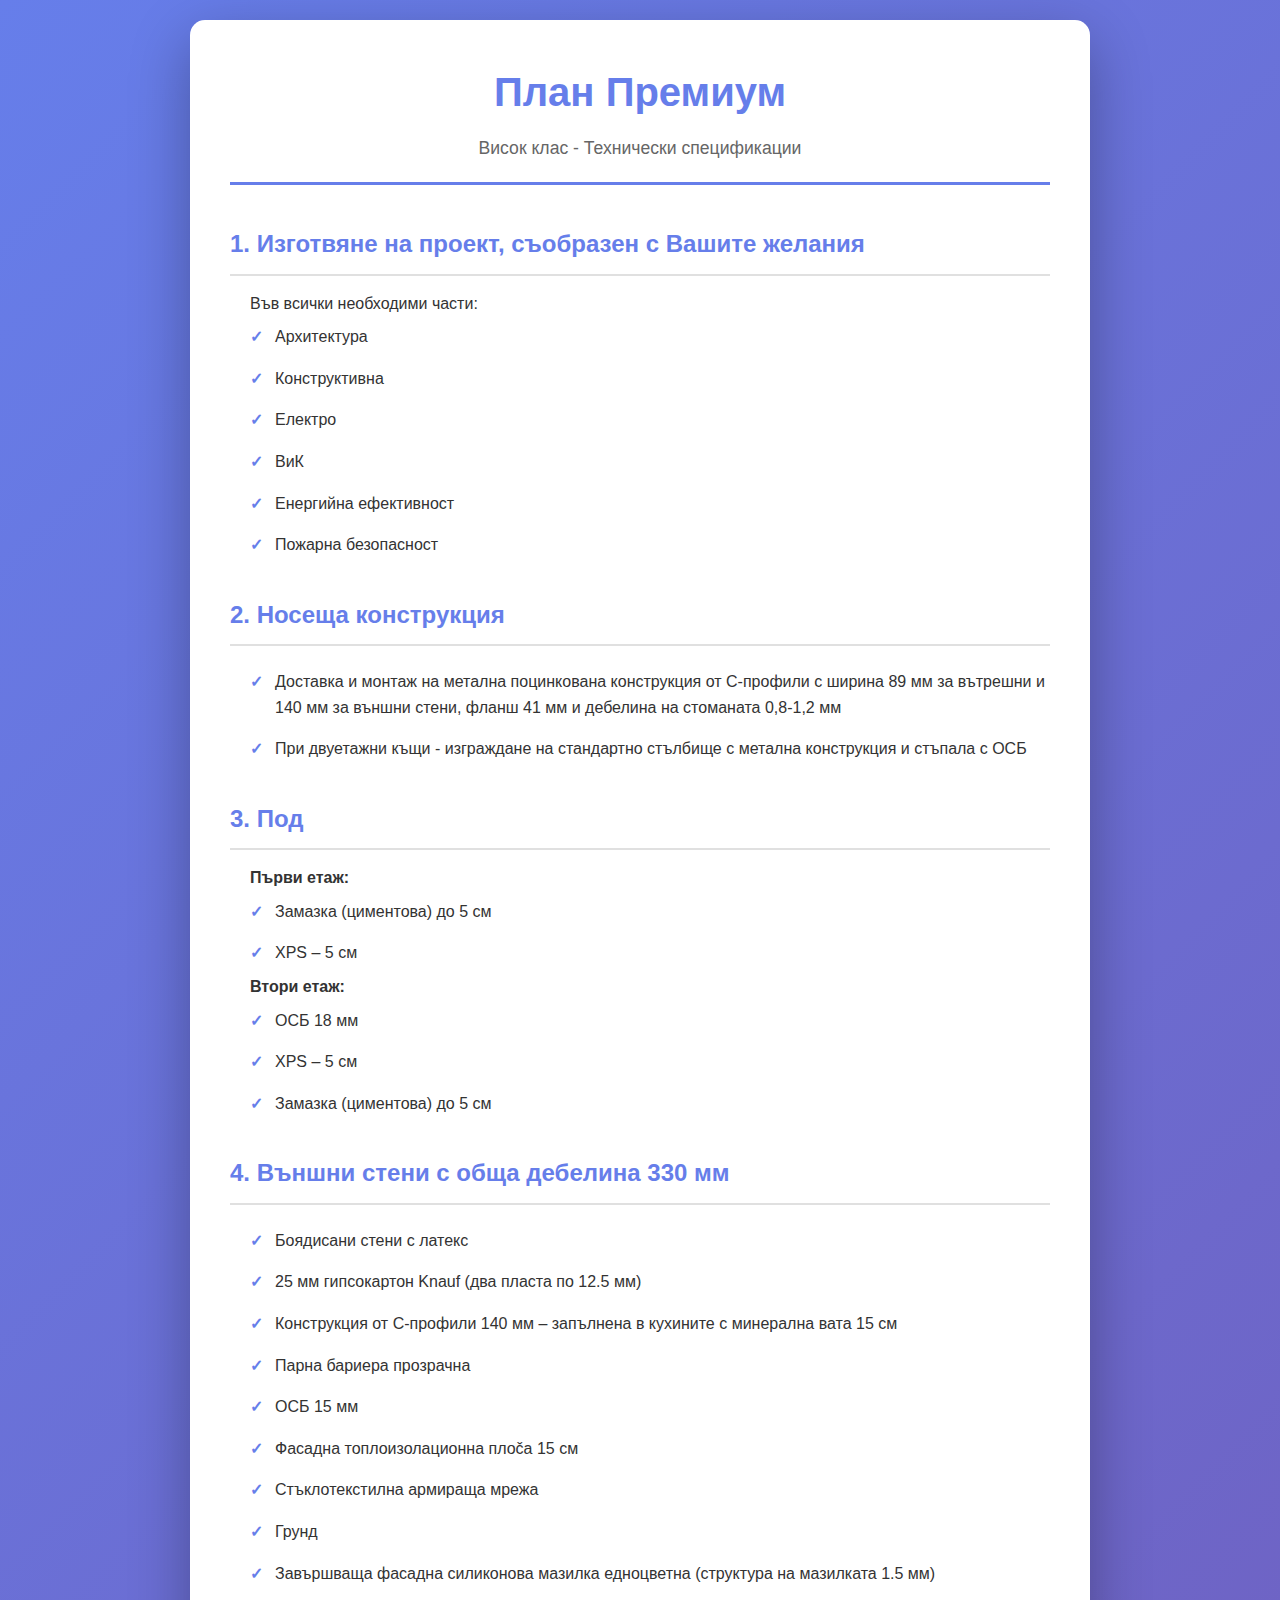
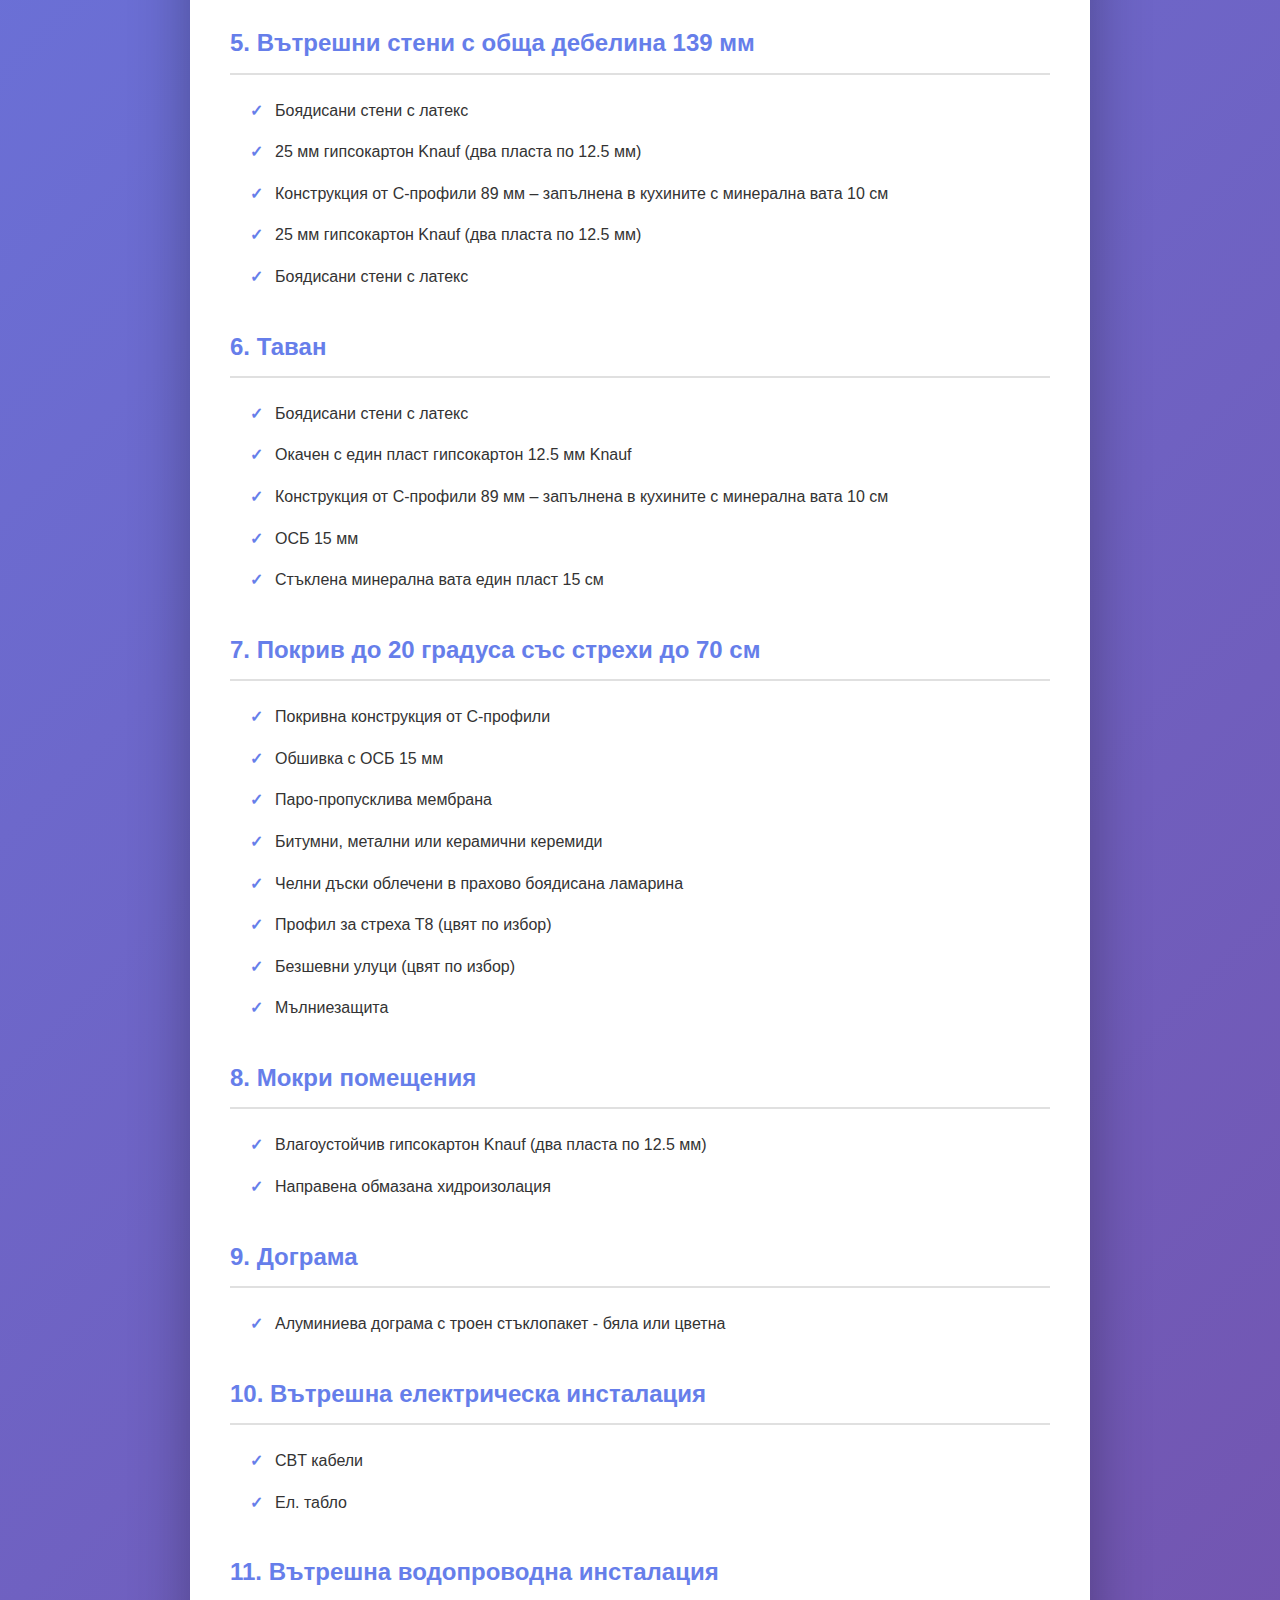
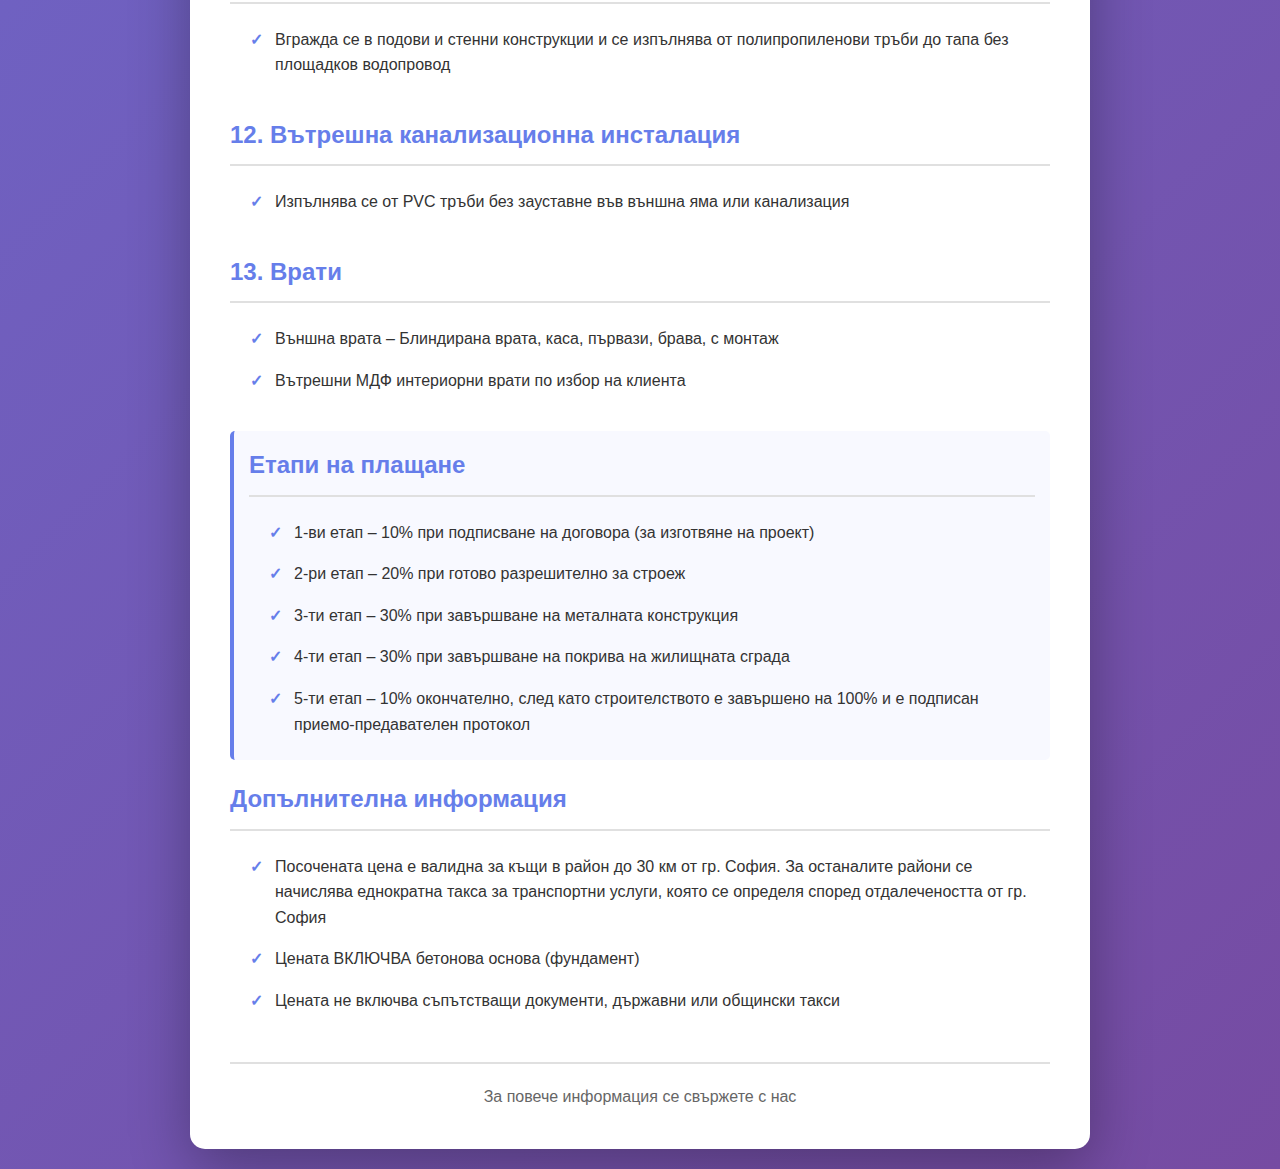
<file: public/specifications-premium.html>
<!DOCTYPE html>
<html lang="bg">
<head>
    <meta charset="UTF-8">
    <meta name="viewport" content="width=device-width, initial-scale=1.0">
    <title>План Премиум - Технически спецификации | Prefabrik House</title>
    <meta name="description" content="Технически спецификации за План Премиум - висок клас къщи от лека стоманена конструкция. Детайлна информация за материали и етапи на плащане." />
    
    <meta property="og:title" content="План Премиум - Технически спецификации | Prefabrik House" />
    <meta property="og:description" content="Технически спецификации за План Премиум - висок клас къщи от лека стоманена конструкция." />
    <meta property="og:type" content="website" />
    <meta property="og:image" content="https://prefabrikbg.com/prefabrik-house-logo.png" />
    <meta property="og:url" content="https://prefabrikbg.com/specifications-premium.html" />
    
    <meta name="twitter:card" content="summary_large_image" />
    <meta name="twitter:title" content="План Премиум - Технически спецификации | Prefabrik House" />
    <meta name="twitter:description" content="Технически спецификации за План Премиум - висок клас къщи от лека стоманена конструкция." />
    <meta name="twitter:image" content="https://prefabrikbg.com/prefabrik-house-logo.png" />
    
    <meta name="keywords" content="план премиум, технически спецификации, prefabrik, ЛСК, лека стоманена конструкция, къщи, България" />
    <link rel="canonical" href="https://prefabrikbg.com/specifications-premium.html" />
    <style>
        * {
            margin: 0;
            padding: 0;
            box-sizing: border-box;
        }

        body {
            font-family: 'Segoe UI', Tahoma, Geneva, Verdana, sans-serif;
            line-height: 1.6;
            color: #333;
            background: linear-gradient(135deg, #667eea 0%, #764ba2 100%);
            padding: 20px;
        }

        .container {
            max-width: 900px;
            margin: 0 auto;
            background: white;
            padding: 40px;
            border-radius: 15px;
            box-shadow: 0 20px 60px rgba(0,0,0,0.3);
        }

        .header {
            text-align: center;
            margin-bottom: 40px;
            padding-bottom: 20px;
            border-bottom: 3px solid #667eea;
        }

        .header h1 {
            color: #667eea;
            font-size: 2.5em;
            margin-bottom: 10px;
        }

        .header p {
            color: #666;
            font-size: 1.1em;
        }

        .section {
            margin-bottom: 30px;
        }

        .section-title {
            color: #667eea;
            font-size: 1.5em;
            margin-bottom: 15px;
            padding-bottom: 10px;
            border-bottom: 2px solid #e0e0e0;
        }

        .section-content {
            padding-left: 20px;
        }

        .section-content ul {
            list-style-type: none;
            padding-left: 0;
        }

        .section-content li {
            padding: 8px 0;
            padding-left: 25px;
            position: relative;
        }

        .section-content li:before {
            content: "✓";
            position: absolute;
            left: 0;
            color: #667eea;
            font-weight: bold;
        }

        .highlight-box {
            background: #f8f9ff;
            border-left: 4px solid #667eea;
            padding: 15px;
            margin: 20px 0;
            border-radius: 5px;
        }

        .footer {
            margin-top: 40px;
            padding-top: 20px;
            border-top: 2px solid #e0e0e0;
            text-align: center;
            color: #666;
        }

        @media print {
            body {
                background: white;
                padding: 0;
            }
            .container {
                box-shadow: none;
                padding: 20px;
            }
        }
    </style>
</head>
<body>
    <div class="container">
        <div class="header">
            <h1>План Премиум</h1>
            <p>Висок клас - Технически спецификации</p>
        </div>

        <div class="section">
            <h2 class="section-title">1. Изготвяне на проект, съобразен с Вашите желания</h2>
            <div class="section-content">
                <p>Във всички необходими части:</p>
                <ul>
                    <li>Архитектура</li>
                    <li>Конструктивна</li>
                    <li>Електро</li>
                    <li>ВиК</li>
                    <li>Енергийна ефективност</li>
                    <li>Пожарна безопасност</li>
                </ul>
            </div>
        </div>

        <div class="section">
            <h2 class="section-title">2. Носеща конструкция</h2>
            <div class="section-content">
                <ul>
                    <li>Доставка и монтаж на метална поцинкована конструкция от С-профили с ширина 89 мм за вътрешни и 140 мм за външни стени, фланш 41 мм и дебелина на стоманата 0,8-1,2 мм</li>
                    <li>При двуетажни къщи - изграждане на стандартно стълбище с метална конструкция и стъпала с ОСБ</li>
                </ul>
            </div>
        </div>

        <div class="section">
            <h2 class="section-title">3. Под</h2>
            <div class="section-content">
                <p><strong>Първи етаж:</strong></p>
                <ul>
                    <li>Замазка (циментова) до 5 см</li>
                    <li>XPS – 5 см</li>
                </ul>
                <p><strong>Втори етаж:</strong></p>
                <ul>
                    <li>ОСБ 18 мм</li>
                    <li>XPS – 5 см</li>
                    <li>Замазка (циментова) до 5 см</li>
                </ul>
            </div>
        </div>

        <div class="section">
            <h2 class="section-title">4. Външни стени с обща дебелина 330 мм</h2>
            <div class="section-content">
                <ul>
                    <li>Боядисани стени с латекс</li>
                    <li>25 мм гипсокартон Knauf (два пласта по 12.5 мм)</li>
                    <li>Конструкция от С-профили 140 мм – запълнена в кухините с минерална вата 15 см</li>
                    <li>Парна бариера прозрачна</li>
                    <li>ОСБ 15 мм</li>
                    <li>Фасадна топлоизолационна плоča 15 см</li>
                    <li>Стъклотекстилна армираща мрежа</li>
                    <li>Грунд</li>
                    <li>Завършваща фасадна силиконова мазилка едноцветна (структура на мазилката 1.5 мм)</li>
                </ul>
            </div>
        </div>

        <div class="section">
            <h2 class="section-title">5. Вътрешни стени с обща дебелина 139 мм</h2>
            <div class="section-content">
                <ul>
                    <li>Боядисани стени с латекс</li>
                    <li>25 мм гипсокартон Knauf (два пласта по 12.5 мм)</li>
                    <li>Конструкция от С-профили 89 мм – запълнена в кухините с минерална вата 10 см</li>
                    <li>25 мм гипсокартон Knauf (два пласта по 12.5 мм)</li>
                    <li>Боядисани стени с латекс</li>
                </ul>
            </div>
        </div>

        <div class="section">
            <h2 class="section-title">6. Таван</h2>
            <div class="section-content">
                <ul>
                    <li>Боядисани стени с латекс</li>
                    <li>Окачен с един пласт гипсокартон 12.5 мм Knauf</li>
                    <li>Конструкция от С-профили 89 мм – запълнена в кухините с минерална вата 10 см</li>
                    <li>ОСБ 15 мм</li>
                    <li>Стъклена минерална вата един пласт 15 см</li>
                </ul>
            </div>
        </div>

        <div class="section">
            <h2 class="section-title">7. Покрив до 20 градуса със стрехи до 70 см</h2>
            <div class="section-content">
                <ul>
                    <li>Покривна конструкция от С-профили</li>
                    <li>Обшивка с ОСБ 15 мм</li>
                    <li>Паро-пропусклива мембрана</li>
                    <li>Битумни, метални или керамични керемиди</li>
                    <li>Челни дъски облечени в прахово боядисана ламарина</li>
                    <li>Профил за стреха Т8 (цвят по избор)</li>
                    <li>Безшевни улуци (цвят по избор)</li>
                    <li>Мълниезащита</li>
                </ul>
            </div>
        </div>

        <div class="section">
            <h2 class="section-title">8. Мокри помещения</h2>
            <div class="section-content">
                <ul>
                    <li>Влагоустойчив гипсокартон Knauf (два пласта по 12.5 мм)</li>
                    <li>Направена обмазана хидроизолация</li>
                </ul>
            </div>
        </div>

        <div class="section">
            <h2 class="section-title">9. Дограма</h2>
            <div class="section-content">
                <ul>
                    <li>Алуминиева дограма с троен стъклопакет - бяла или цветна</li>
                </ul>
            </div>
        </div>

        <div class="section">
            <h2 class="section-title">10. Вътрешна електрическа инсталация</h2>
            <div class="section-content">
                <ul>
                    <li>CBT кабели</li>
                    <li>Ел. табло</li>
                </ul>
            </div>
        </div>

        <div class="section">
            <h2 class="section-title">11. Вътрешна водопроводна инсталация</h2>
            <div class="section-content">
                <ul>
                    <li>Вгражда се в подови и стенни конструкции и се изпълнява от полипропиленови тръби до тапа без площадков водопровод</li>
                </ul>
            </div>
        </div>

        <div class="section">
            <h2 class="section-title">12. Вътрешна канализационна инсталация</h2>
            <div class="section-content">
                <ul>
                    <li>Изпълнява се от PVC тръби без зауставне във външна яма или канализация</li>
                </ul>
            </div>
        </div>

        <div class="section">
            <h2 class="section-title">13. Врати</h2>
            <div class="section-content">
                <ul>
                    <li>Външна врата – Блиндирана врата, каса, първази, брава, с монтаж</li>
                    <li>Вътрешни МДФ интериорни врати по избор на клиента</li>
                </ul>
            </div>
        </div>

        <div class="highlight-box">
            <h2 class="section-title">Етапи на плащане</h2>
            <div class="section-content">
                <ul>
                    <li>1-ви етап – 10% при подписване на договора (за изготвяне на проект)</li>
                    <li>2-ри етап – 20% при готово разрешително за строеж</li>
                    <li>3-ти етап – 30% при завършване на металната конструкция</li>
                    <li>4-ти етап – 30% при завършване на покрива на жилищната сграда</li>
                    <li>5-ти етап – 10% окончателно, след като строителството е завършено на 100% и е подписан приемо-предавателен протокол</li>
                </ul>
            </div>
        </div>

        <div class="section">
            <h2 class="section-title">Допълнителна информация</h2>
            <div class="section-content">
                <ul>
                    <li>Посочената цена е валидна за къщи в район до 30 км от гр. София. За останалите райони се начислява еднократна такса за транспортни услуги, която се определя според отдалечеността от гр. София</li>
                    <li>Цената ВКЛЮЧВА бетонова основа (фундамент)</li>
                    <li>Цената не включва съпътстващи документи, държавни или общински такси</li>
                </ul>
            </div>
        </div>

        <div class="footer">
            <p>За повече информация се свържете с нас</p>
        </div>
    </div>
</body>
</html>
</file>
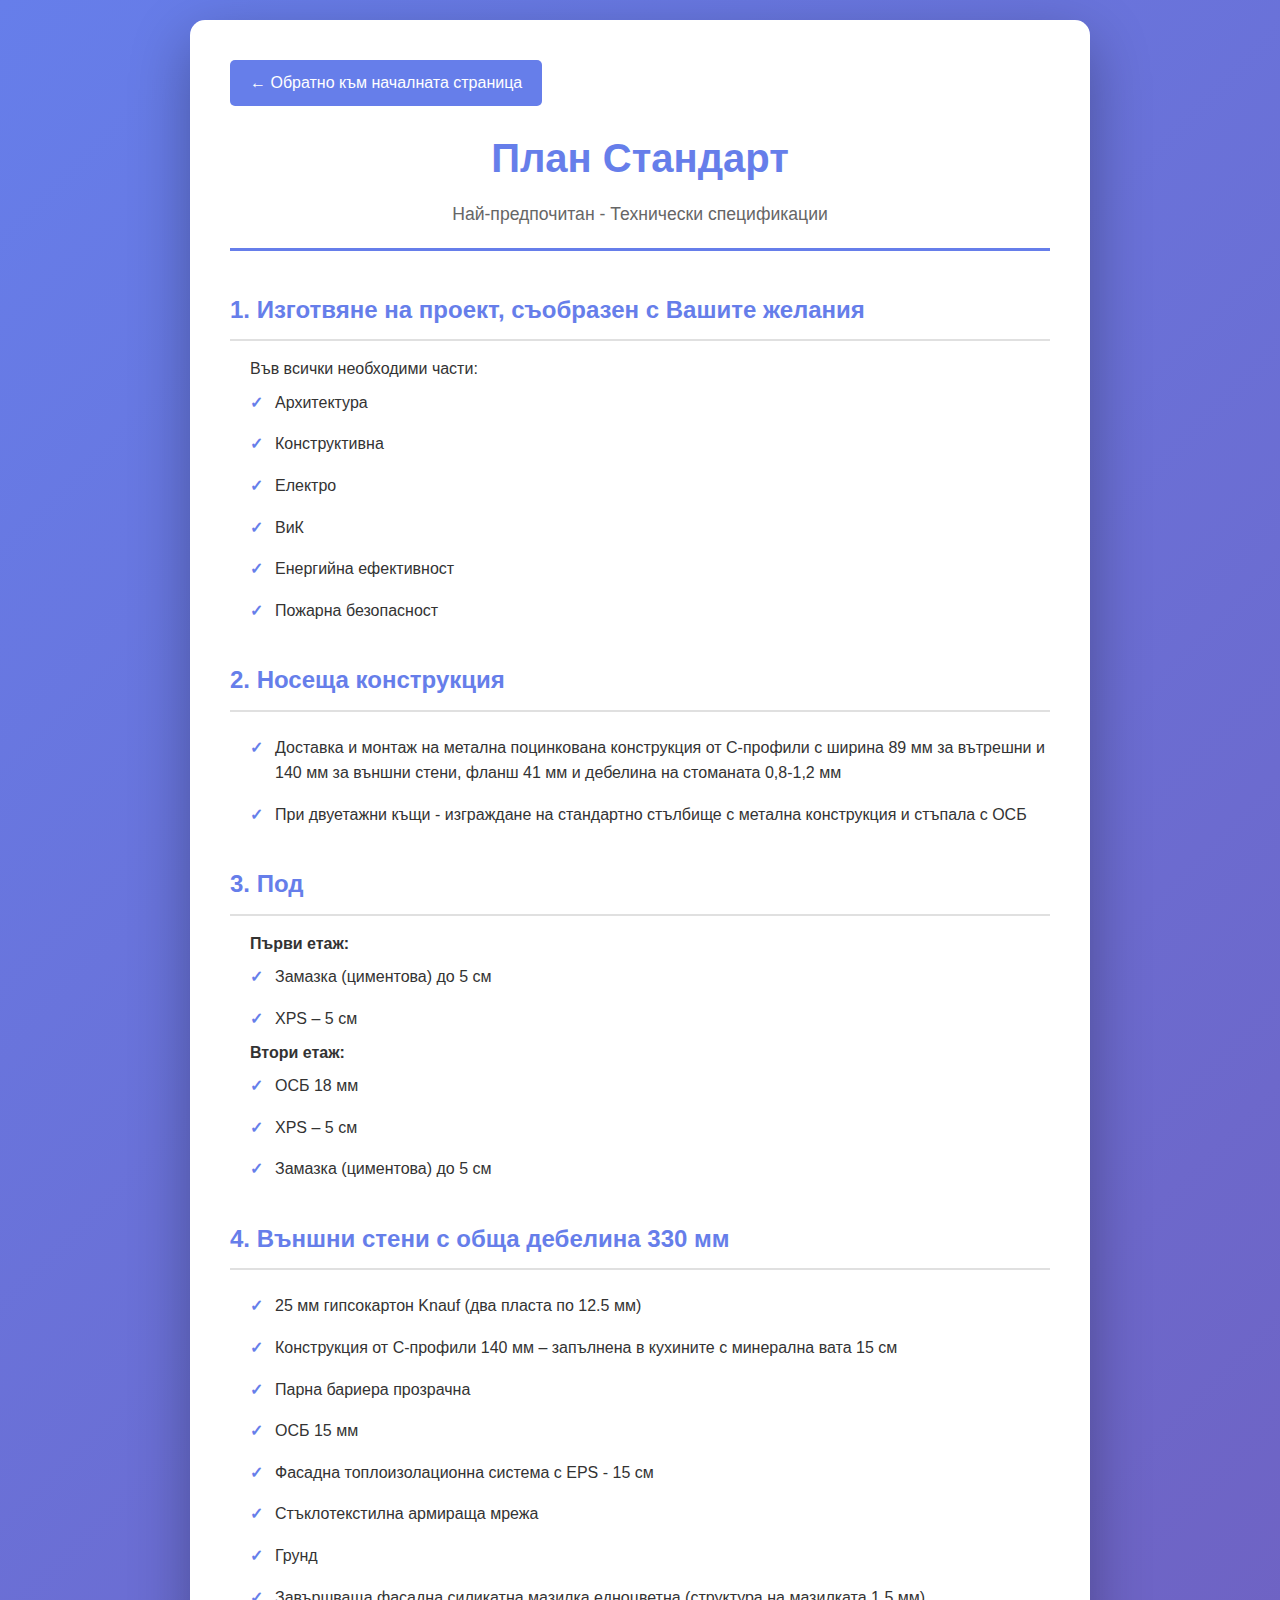
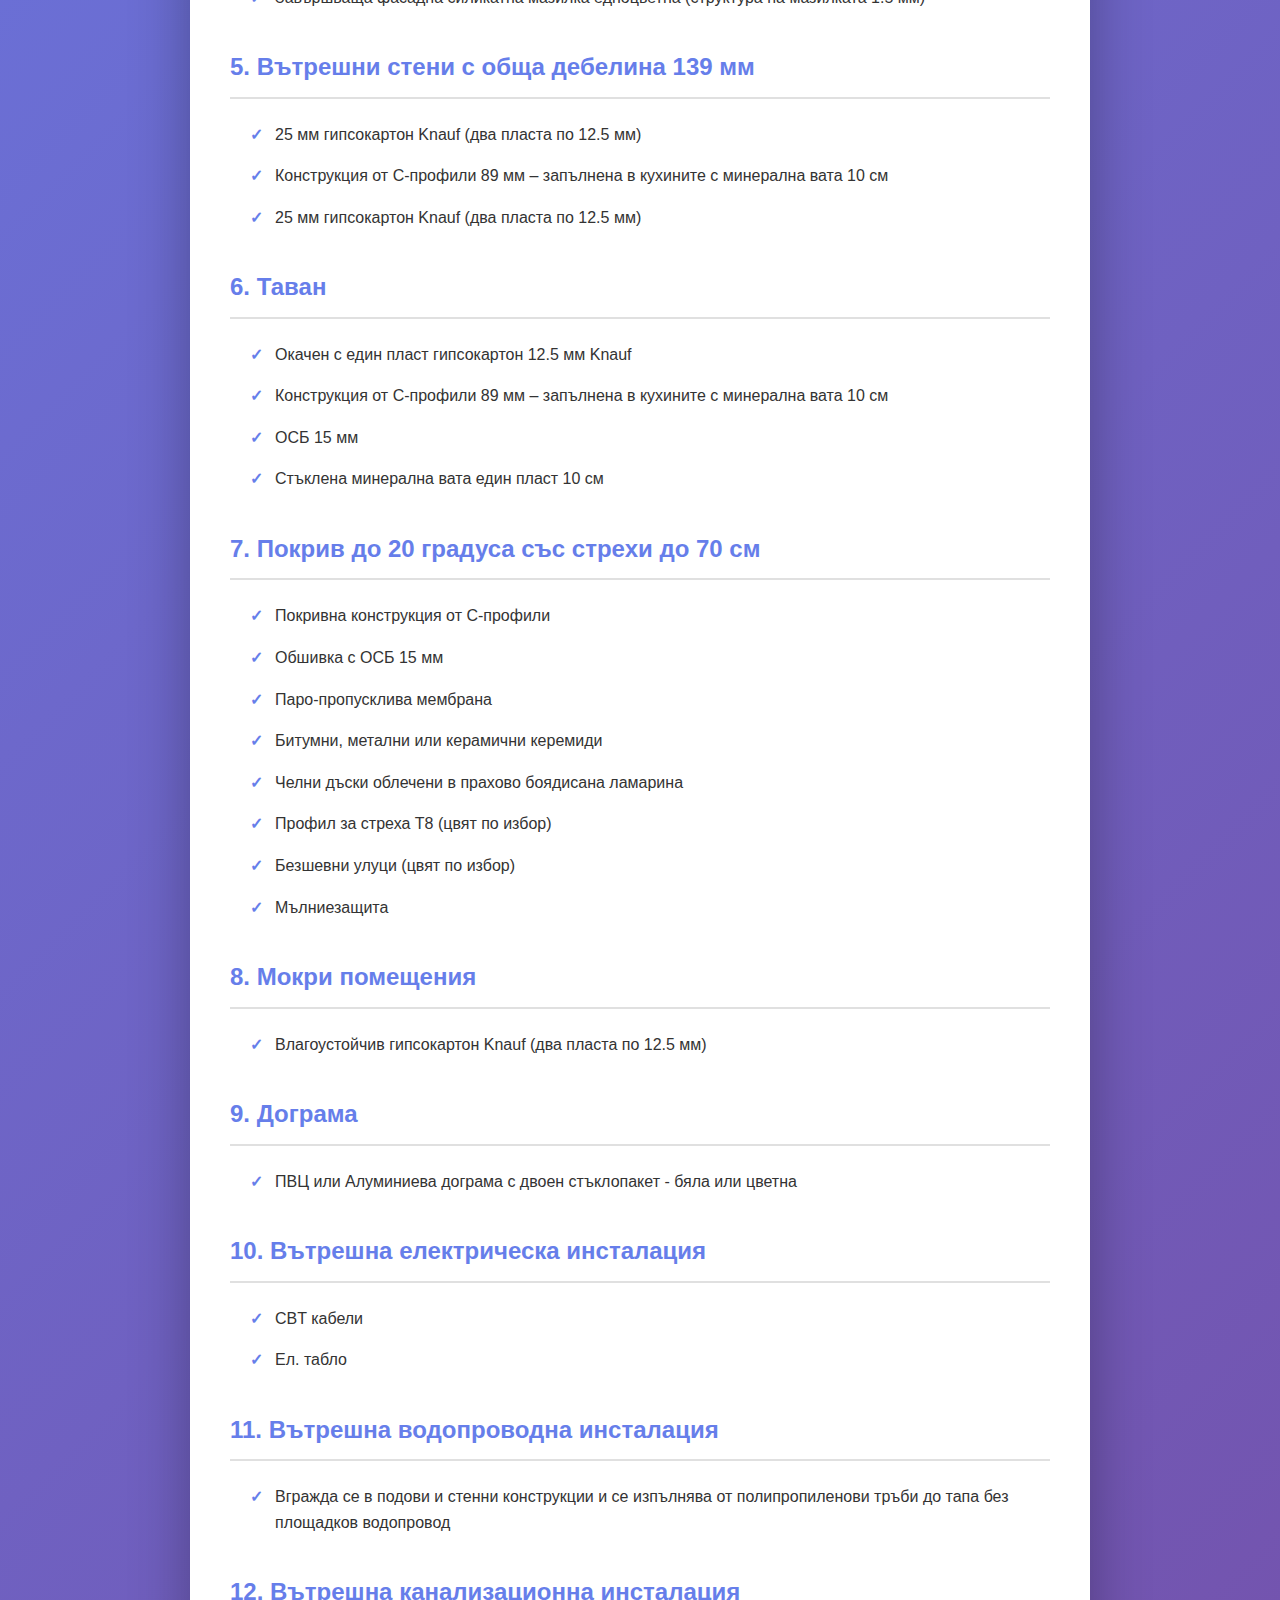
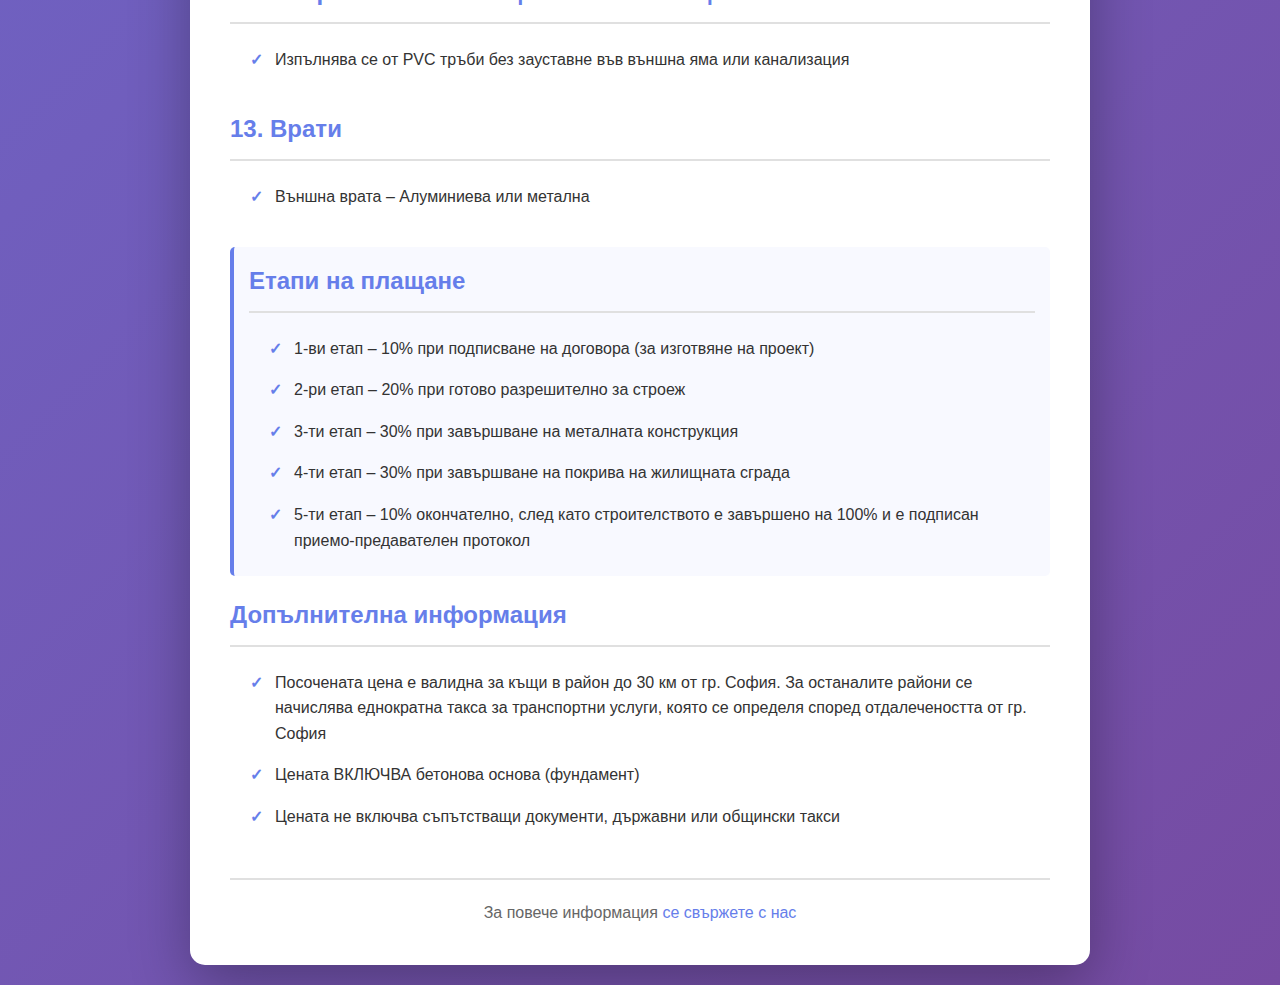
<file: public/specifications-standard.html>
<!DOCTYPE html>
<html lang="bg"><head><meta http-equiv="Content-Type" content="text/html; charset=UTF-8">
    <meta name="viewport" content="width=device-width, initial-scale=1.0">
    <title>Технически спецификации - План Стандарт | Prefabrik House</title>
    <meta name="description" content="Пълни технически спецификации за План Стандарт - най-предпочитан клас къщи от лека стоманена конструкция с подобрена изолация и качествени материали.">
    <meta name="keywords" content="план стандарт, технически спецификации, стандартна къща, лека стоманена конструкция, prefabrik house">
    <link rel="canonical" href="https://prefabrikbg.com/specifications-standard.html">
    <meta property="og:title" content="Технически спецификации - План Стандарт | Prefabrik House">
    <meta property="og:description" content="Пълни технически спецификации за План Стандарт - най-предпочитан клас къщи от лека стоманена конструкция.">
    <meta property="og:url" content="https://prefabrikbg.com/specifications-standard.html">
    <meta property="og:type" content="website">
    <meta property="og:image" content="https://prefabrikbg.com/prefabrik-house-logo.png">
    <meta name="twitter:card" content="summary_large_image">
    <meta name="twitter:title" content="Технически спецификации - План Стандарт | Prefabrik House">
    <meta name="twitter:description" content="Пълни технически спецификации за План Стандарт - най-предпочитан клас къщи от лека стоманена конструкция.">
    <meta name="twitter:image" content="https://prefabrikbg.com/prefabrik-house-logo.png">
    <style>* { margin: 0; padding: 0; box-sizing: border-box; } body { font-family: 'Segoe UI', Tahoma, Geneva, Verdana, sans-serif; line-height: 1.6; color: #333; background: linear-gradient(135deg, #667eea 0%, #764ba2 100%); padding: 20px; } .container { max-width: 900px; margin: 0 auto; background: white; padding: 40px; border-radius: 15px; box-shadow: 0 20px 60px rgba(0,0,0,0.3); } .back-btn { display: inline-block; margin-bottom: 20px; padding: 10px 20px; background: #667eea; color: white; text-decoration: none; border-radius: 5px; font-weight: 500; transition: background 0.3s; } .back-btn:hover { background: #5a6fd6; } .header { text-align: center; margin-bottom: 40px; padding-bottom: 20px; border-bottom: 3px solid #667eea; } .header h1 { color: #667eea; font-size: 2.5em; margin-bottom: 10px; } .header p { color: #666; font-size: 1.1em; } .section { margin-bottom: 30px; } .section-title { color: #667eea; font-size: 1.5em; margin-bottom: 15px; padding-bottom: 10px; border-bottom: 2px solid #e0e0e0; } .section-content { padding-left: 20px; } .section-content ul { list-style-type: none; padding-left: 0; } .section-content li { padding: 8px 0; padding-left: 25px; position: relative; } .section-content li:before { content: "✓"; position: absolute; left: 0; color: #667eea; font-weight: bold; } .highlight-box { background: #f8f9ff; border-left: 4px solid #667eea; padding: 15px; margin: 20px 0; border-radius: 5px; } .footer { margin-top: 40px; padding-top: 20px; border-top: 2px solid #e0e0e0; text-align: center; color: #666; } .footer a { color: #667eea; text-decoration: none; font-weight: 500; } .footer a:hover { text-decoration: underline; } @media print { body { background: white; padding: 0; } .container { box-shadow: none; padding: 20px; } .back-btn { display: none; } }</style>
</head>
<body>
    <div class="container">
        <a href="https://prefabrikbg.com" class="back-btn">← Обратно към началната страница</a>
        <div class="header"><h1>План Стандарт</h1><p>Най-предпочитан - Технически спецификации</p></div>
        <div class="section"><h2 class="section-title">1. Изготвяне на проект, съобразен с Вашите желания</h2><div class="section-content"><p>Във всички необходими части:</p><ul><li>Архитектура</li><li>Конструктивна</li><li>Електро</li><li>ВиК</li><li>Енергийна ефективност</li><li>Пожарна безопасност</li></ul></div></div>
        <div class="section"><h2 class="section-title">2. Носеща конструкция</h2><div class="section-content"><ul><li>Доставка и монтаж на метална поцинкована конструкция от С-профили с ширина 89 мм за вътрешни и 140 мм за външни стени, фланш 41 мм и дебелина на стоманата 0,8-1,2 мм</li><li>При двуетажни къщи - изграждане на стандартно стълбище с метална конструкция и стъпала с ОСБ</li></ul></div></div>
        <div class="section"><h2 class="section-title">3. Под</h2><div class="section-content"><p><strong>Първи етаж:</strong></p><ul><li>Замазка (циментова) до 5 см</li><li>XPS – 5 см</li></ul><p><strong>Втори етаж:</strong></p><ul><li>ОСБ 18 мм</li><li>XPS – 5 см</li><li>Замазка (циментова) до 5 см</li></ul></div></div>
        <div class="section"><h2 class="section-title">4. Външни стени с обща дебелина 330 мм</h2><div class="section-content"><ul><li>25 мм гипсокартон Knauf (два пласта по 12.5 мм)</li><li>Конструкция от С-профили 140 мм – запълнена в кухините с минерална вата 15 см</li><li>Парна бариера прозрачна</li><li>ОСБ 15 мм</li><li>Фасадна топлоизолационна система с EPS - 15 см</li><li>Стъклотекстилна армираща мрежа</li><li>Грунд</li><li>Завършваща фасадна силикатна мазилка едноцветна (структура на мазилката 1.5 мм)</li></ul></div></div>
        <div class="section"><h2 class="section-title">5. Вътрешни стени с обща дебелина 139 мм</h2><div class="section-content"><ul><li>25 мм гипсокартон Knauf (два пласта по 12.5 мм)</li><li>Конструкция от С-профили 89 мм – запълнена в кухините с минерална вата 10 см</li><li>25 мм гипсокартон Knauf (два пласта по 12.5 мм)</li></ul></div></div>
        <div class="section"><h2 class="section-title">6. Таван</h2><div class="section-content"><ul><li>Окачен с един пласт гипсокартон 12.5 мм Knauf</li><li>Конструкция от С-профили 89 мм – запълнена в кухините с минерална вата 10 см</li><li>ОСБ 15 мм</li><li>Стъклена минерална вата един пласт 10 см</li></ul></div></div>
        <div class="section"><h2 class="section-title">7. Покрив до 20 градуса със стрехи до 70 см</h2><div class="section-content"><ul><li>Покривна конструкция от С-профили</li><li>Обшивка с ОСБ 15 мм</li><li>Паро-пропусклива мембрана</li><li>Битумни, метални или керамични керемиди</li><li>Челни дъски облечени в прахово боядисана ламарина</li><li>Профил за стреха Т8 (цвят по избор)</li><li>Безшевни улуци (цвят по избор)</li><li>Мълниезащита</li></ul></div></div>
        <div class="section"><h2 class="section-title">8. Мокри помещения</h2><div class="section-content"><ul><li>Влагоустойчив гипсокартон Knauf (два пласта по 12.5 мм)</li></ul></div></div>
        <div class="section"><h2 class="section-title">9. Дограма</h2><div class="section-content"><ul><li>ПВЦ или Алуминиева дограма с двоен стъклопакет - бяла или цветна</li></ul></div></div>
        <div class="section"><h2 class="section-title">10. Вътрешна електрическа инсталация</h2><div class="section-content"><ul><li>CBT кабели</li><li>Ел. табло</li></ul></div></div>
        <div class="section"><h2 class="section-title">11. Вътрешна водопроводна инсталация</h2><div class="section-content"><ul><li>Вгражда се в подови и стенни конструкции и се изпълнява от полипропиленови тръби до тапа без площадков водопровод</li></ul></div></div>
        <div class="section"><h2 class="section-title">12. Вътрешна канализационна инсталация</h2><div class="section-content"><ul><li>Изпълнява се от PVC тръби без зауставне във външна яма или канализация</li></ul></div></div>
        <div class="section"><h2 class="section-title">13. Врати</h2><div class="section-content"><ul><li>Външна врата – Алуминиева или метална</li></ul></div></div>
        <div class="highlight-box"><h2 class="section-title">Етапи на плащане</h2><div class="section-content"><ul><li>1-ви етап – 10% при подписване на договора (за изготвяне на проект)</li><li>2-ри етап – 20% при готово разрешително за строеж</li><li>3-ти етап – 30% при завършване на металната конструкция</li><li>4-ти етап – 30% при завършване на покрива на жилищната сграда</li><li>5-ти етап – 10% окончателно, след като строителството е завършено на 100% и е подписан приемо-предавателен протокол</li></ul></div></div>
        <div class="section"><h2 class="section-title">Допълнителна информация</h2><div class="section-content"><ul><li>Посочената цена е валидна за къщи в район до 30 км от гр. София. За останалите райони се начислява еднократна такса за транспортни услуги, която се определя според отдалечеността от гр. София</li><li>Цената ВКЛЮЧВА бетонова основа (фундамент)</li><li>Цената не включва съпътстващи документи, държавни или общински такси</li></ul></div></div>
        <div class="footer"><p>За повече информация <a href="https://prefabrikbg.com/#contact">се свържете с нас</a></p></div>
    </div>
</body></html>
</file>
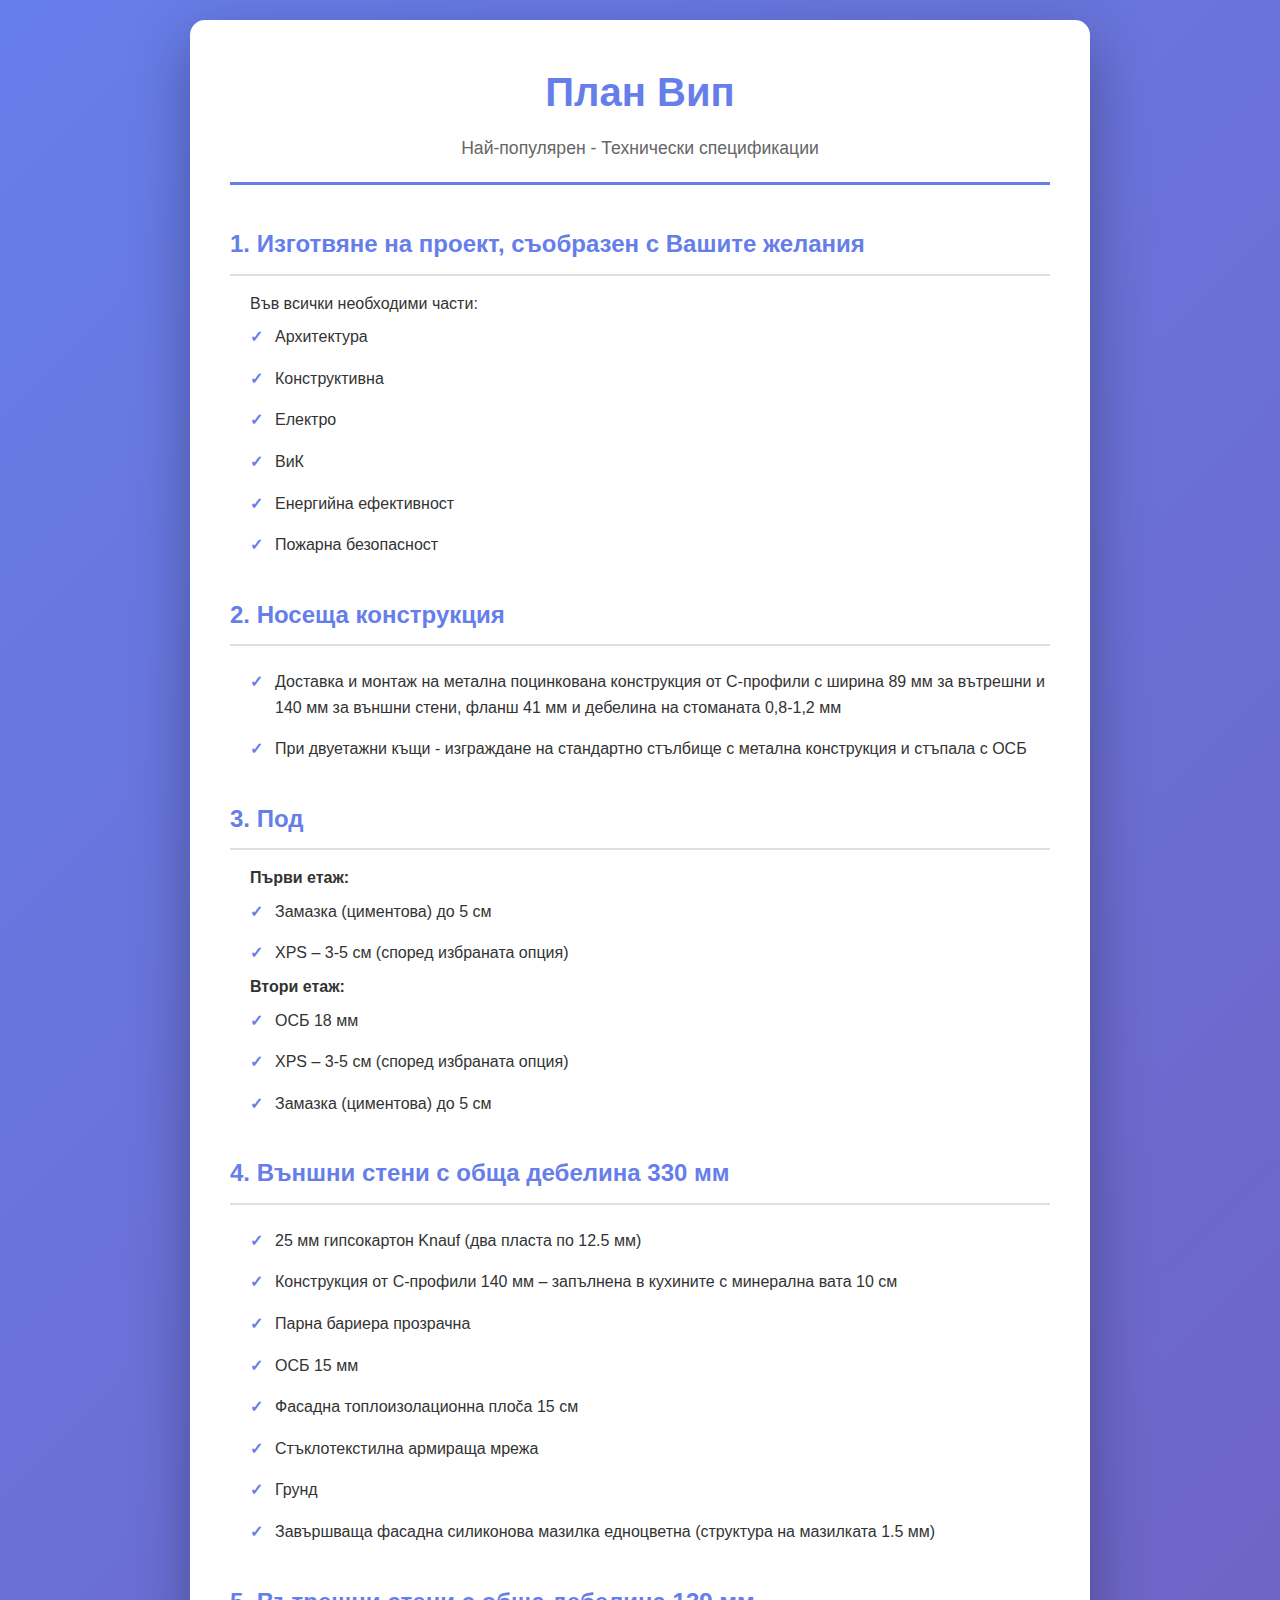
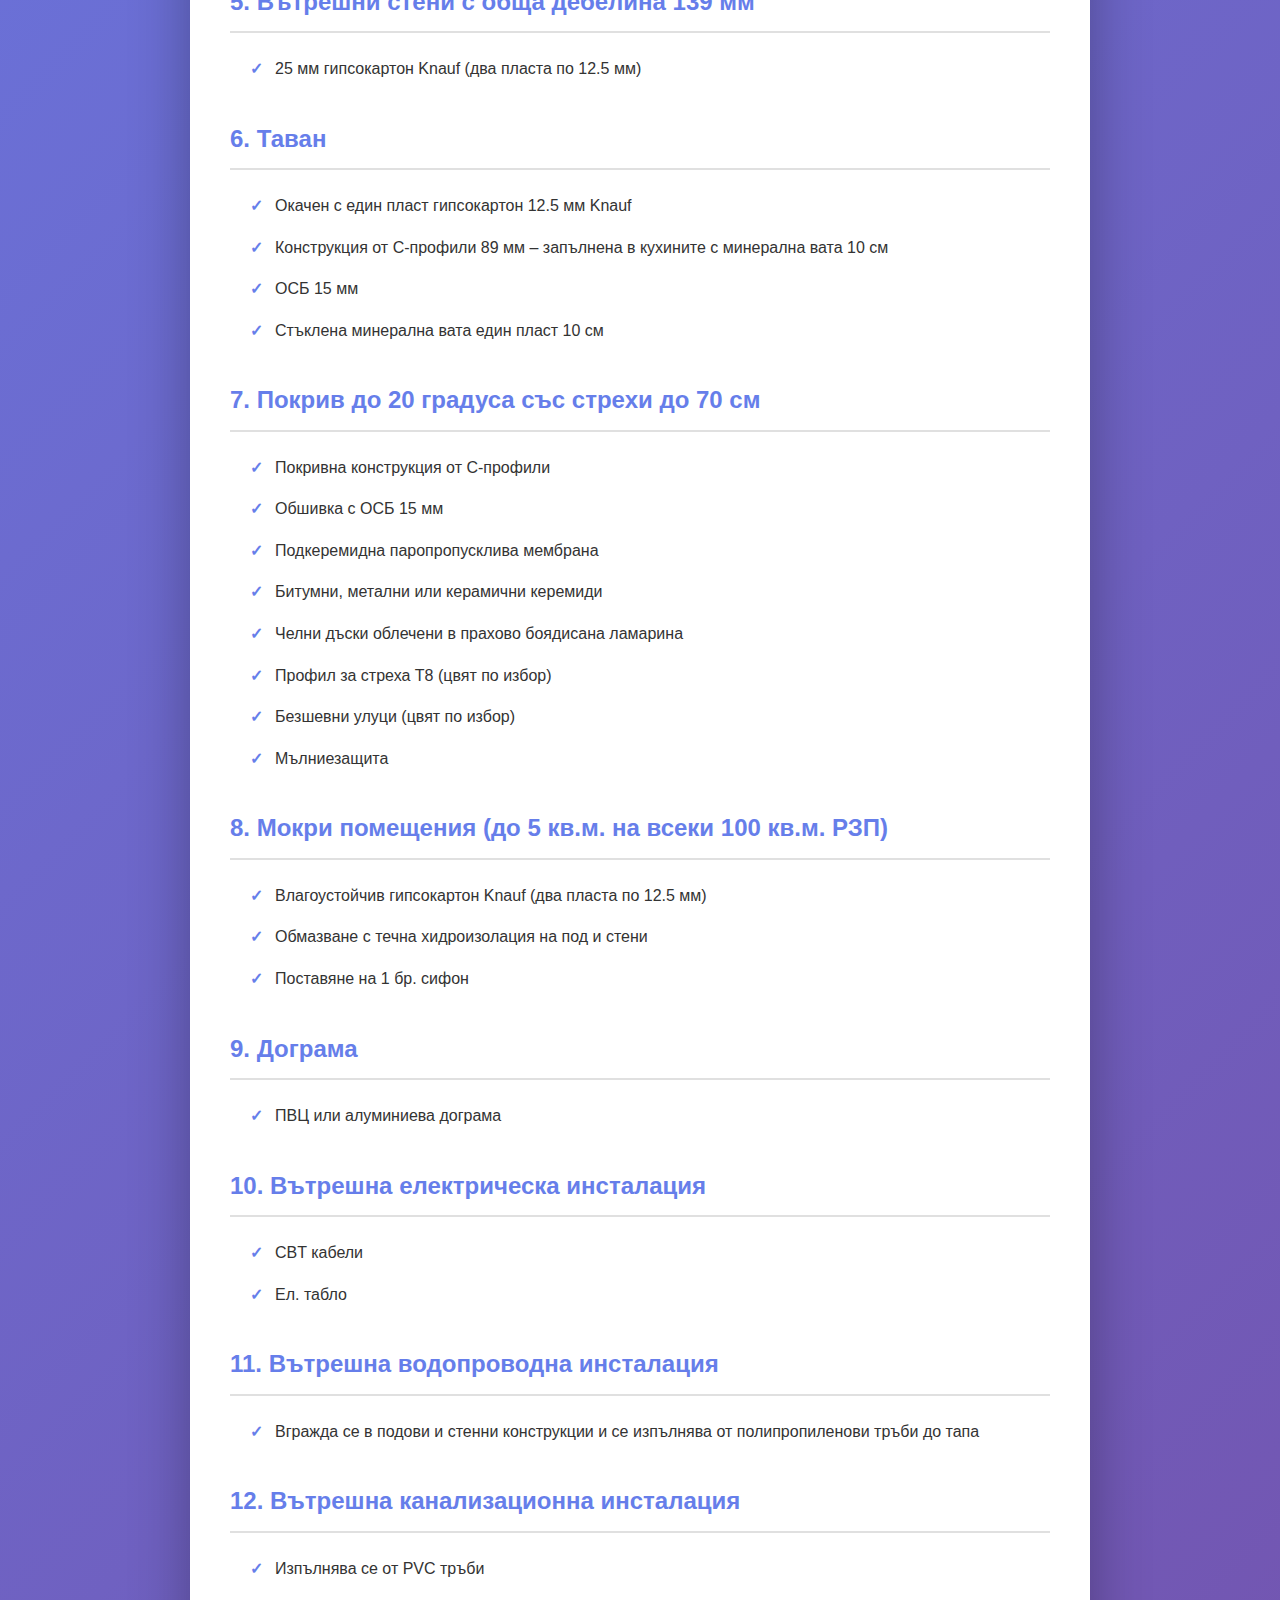
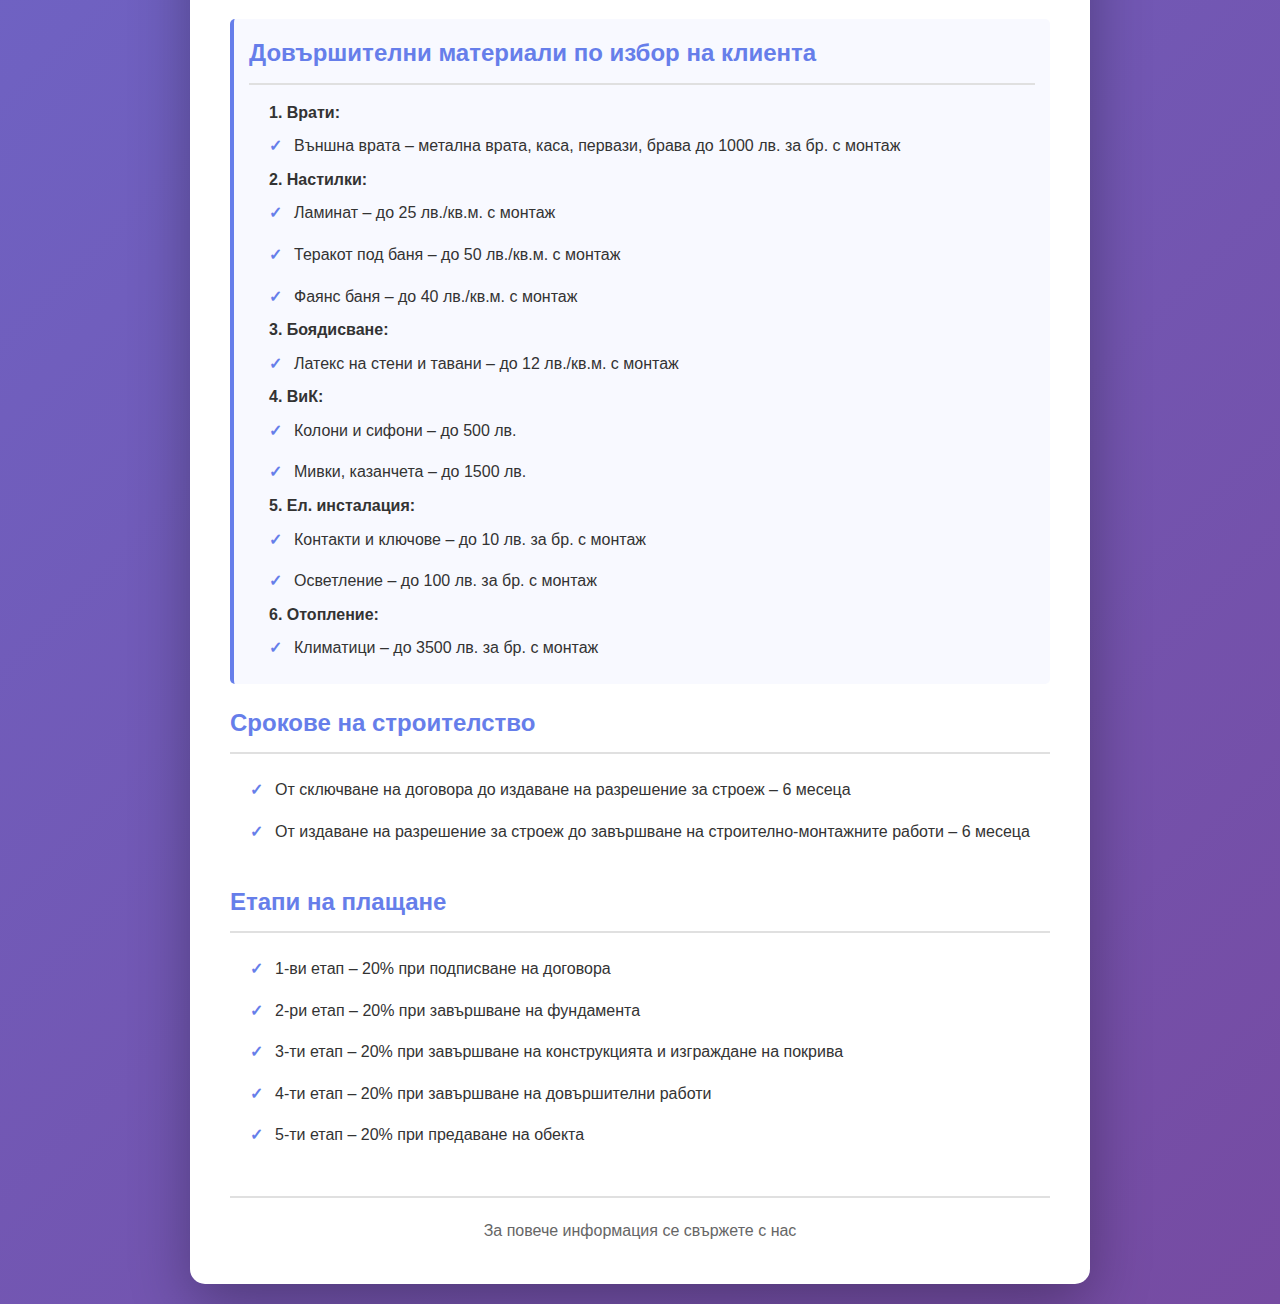
<file: public/specifications-vip-premium.html>
<!DOCTYPE html>
<html lang="bg">
<head>
    <meta charset="UTF-8">
    <meta name="viewport" content="width=device-width, initial-scale=1.0">
    <title>Технически спецификации - План Вип</title>
    <style>
        * {
            margin: 0;
            padding: 0;
            box-sizing: border-box;
        }

        body {
            font-family: 'Segoe UI', Tahoma, Geneva, Verdana, sans-serif;
            line-height: 1.6;
            color: #333;
            background: linear-gradient(135deg, #667eea 0%, #764ba2 100%);
            padding: 20px;
        }

        .container {
            max-width: 900px;
            margin: 0 auto;
            background: white;
            padding: 40px;
            border-radius: 15px;
            box-shadow: 0 20px 60px rgba(0,0,0,0.3);
        }

        .header {
            text-align: center;
            margin-bottom: 40px;
            padding-bottom: 20px;
            border-bottom: 3px solid #667eea;
        }

        .header h1 {
            color: #667eea;
            font-size: 2.5em;
            margin-bottom: 10px;
        }

        .header p {
            color: #666;
            font-size: 1.1em;
        }

        .section {
            margin-bottom: 30px;
        }

        .section-title {
            color: #667eea;
            font-size: 1.5em;
            margin-bottom: 15px;
            padding-bottom: 10px;
            border-bottom: 2px solid #e0e0e0;
        }

        .section-content {
            padding-left: 20px;
        }

        .section-content ul {
            list-style-type: none;
            padding-left: 0;
        }

        .section-content li {
            padding: 8px 0;
            padding-left: 25px;
            position: relative;
        }

        .section-content li:before {
            content: "✓";
            position: absolute;
            left: 0;
            color: #667eea;
            font-weight: bold;
        }

        .highlight-box {
            background: #f8f9ff;
            border-left: 4px solid #667eea;
            padding: 15px;
            margin: 20px 0;
            border-radius: 5px;
        }

        .footer {
            margin-top: 40px;
            padding-top: 20px;
            border-top: 2px solid #e0e0e0;
            text-align: center;
            color: #666;
        }

        @media print {
            body {
                background: white;
                padding: 0;
            }
            .container {
                box-shadow: none;
                padding: 20px;
            }
        }
    </style>
</head>
<body>
    <div class="container">
        <div class="header">
            <h1>План Вип</h1>
            <p>Най-популярен - Технически спецификации</p>
        </div>

        <div class="section">
            <h2 class="section-title">1. Изготвяне на проект, съобразен с Вашите желания</h2>
            <div class="section-content">
                <p>Във всички необходими части:</p>
                <ul>
                    <li>Архитектура</li>
                    <li>Конструктивна</li>
                    <li>Електро</li>
                    <li>ВиК</li>
                    <li>Енергийна ефективност</li>
                    <li>Пожарна безопасност</li>
                </ul>
            </div>
        </div>

        <div class="section">
            <h2 class="section-title">2. Носеща конструкция</h2>
            <div class="section-content">
                <ul>
                    <li>Доставка и монтаж на метална поцинкована конструкция от С-профили с ширина 89 мм за вътрешни и 140 мм за външни стени, фланш 41 мм и дебелина на стоманата 0,8-1,2 мм</li>
                    <li>При двуетажни къщи - изграждане на стандартно стълбище с метална конструкция и стъпала с ОСБ</li>
                </ul>
            </div>
        </div>

        <div class="section">
            <h2 class="section-title">3. Под</h2>
            <div class="section-content">
                <p><strong>Първи етаж:</strong></p>
                <ul>
                    <li>Замазка (циментова) до 5 см</li>
                    <li>XPS – 3-5 см (според избраната опция)</li>
                </ul>
                <p><strong>Втори етаж:</strong></p>
                <ul>
                    <li>ОСБ 18 мм</li>
                    <li>XPS – 3-5 см (според избраната опция)</li>
                    <li>Замазка (циментова) до 5 см</li>
                </ul>
            </div>
        </div>

        <div class="section">
            <h2 class="section-title">4. Външни стени с обща дебелина 330 мм</h2>
            <div class="section-content">
                <ul>
                    <li>25 мм гипсокартон Knauf (два пласта по 12.5 мм)</li>
                    <li>Конструкция от С-профили 140 мм – запълнена в кухините с минерална вата 10 см</li>
                    <li>Парна бариера прозрачна</li>
                    <li>ОСБ 15 мм</li>
                    <li>Фасадна топлоизолационна плоča 15 см</li>
                    <li>Стъклотекстилна армираща мрежа</li>
                    <li>Грунд</li>
                    <li>Завършваща фасадна силиконова мазилка едноцветна (структура на мазилката 1.5 мм)</li>
                </ul>
            </div>
        </div>

        <div class="section">
            <h2 class="section-title">5. Вътрешни стени с обща дебелина 139 мм</h2>
            <div class="section-content">
                <ul>
                    <li>25 мм гипсокартон Knauf (два пласта по 12.5 мм)</li>
                </ul>
            </div>
        </div>

        <div class="section">
            <h2 class="section-title">6. Таван</h2>
            <div class="section-content">
                <ul>
                    <li>Окачен с един пласт гипсокартон 12.5 мм Knauf</li>
                    <li>Конструкция от С-профили 89 мм – запълнена в кухините с минерална вата 10 см</li>
                    <li>ОСБ 15 мм</li>
                    <li>Стъклена минерална вата един пласт 10 см</li>
                </ul>
            </div>
        </div>

        <div class="section">
            <h2 class="section-title">7. Покрив до 20 градуса със стрехи до 70 см</h2>
            <div class="section-content">
                <ul>
                    <li>Покривна конструкция от С-профили</li>
                    <li>Обшивка с ОСБ 15 мм</li>
                    <li>Подкеремидна паропропусклива мембрана</li>
                    <li>Битумни, метални или керамични керемиди</li>
                    <li>Челни дъски облечени в прахово боядисана ламарина</li>
                    <li>Профил за стреха Т8 (цвят по избор)</li>
                    <li>Безшевни улуци (цвят по избор)</li>
                    <li>Мълниезащита</li>
                </ul>
            </div>
        </div>

        <div class="section">
            <h2 class="section-title">8. Мокри помещения (до 5 кв.м. на всеки 100 кв.м. РЗП)</h2>
            <div class="section-content">
                <ul>
                    <li>Влагоустойчив гипсокартон Knauf (два пласта по 12.5 мм)</li>
                    <li>Обмазване с течна хидроизолация на под и стени</li>
                    <li>Поставяне на 1 бр. сифон</li>
                </ul>
            </div>
        </div>

        <div class="section">
            <h2 class="section-title">9. Дограма</h2>
            <div class="section-content">
                <ul>
                    <li>ПВЦ или алуминиева дограма</li>
                </ul>
            </div>
        </div>

        <div class="section">
            <h2 class="section-title">10. Вътрешна електрическа инсталация</h2>
            <div class="section-content">
                <ul>
                    <li>CBT кабели</li>
                    <li>Ел. табло</li>
                </ul>
            </div>
        </div>

        <div class="section">
            <h2 class="section-title">11. Вътрешна водопроводна инсталация</h2>
            <div class="section-content">
                <ul>
                    <li>Вгражда се в подови и стенни конструкции и се изпълнява от полипропиленови тръби до тапа</li>
                </ul>
            </div>
        </div>

        <div class="section">
            <h2 class="section-title">12. Вътрешна канализационна инсталация</h2>
            <div class="section-content">
                <ul>
                    <li>Изпълнява се от PVC тръби</li>
                </ul>
            </div>
        </div>

        <div class="highlight-box">
            <h2 class="section-title">Довършителни материали по избор на клиента</h2>
            <div class="section-content">
                <p><strong>1. Врати:</strong></p>
                <ul>
                    <li>Външна врата – метална врата, каса, первази, брава до 1000 лв. за бр. с монтаж</li>
                </ul>
                
                <p><strong>2. Настилки:</strong></p>
                <ul>
                    <li>Ламинат – до 25 лв./кв.м. с монтаж</li>
                    <li>Теракот под баня – до 50 лв./кв.м. с монтаж</li>
                    <li>Фаянс баня – до 40 лв./кв.м. с монтаж</li>
                </ul>
                
                <p><strong>3. Боядисване:</strong></p>
                <ul>
                    <li>Латекс на стени и тавани – до 12 лв./кв.м. с монтаж</li>
                </ul>
                
                <p><strong>4. ВиК:</strong></p>
                <ul>
                    <li>Колони и сифони – до 500 лв.</li>
                    <li>Мивки, казанчета – до 1500 лв.</li>
                </ul>
                
                <p><strong>5. Ел. инсталация:</strong></p>
                <ul>
                    <li>Контакти и ключове – до 10 лв. за бр. с монтаж</li>
                    <li>Осветление – до 100 лв. за бр. с монтаж</li>
                </ul>
                
                <p><strong>6. Отопление:</strong></p>
                <ul>
                    <li>Климатици – до 3500 лв. за бр. с монтаж</li>
                </ul>
            </div>
        </div>

        <div class="section">
            <h2 class="section-title">Срокове на строителство</h2>
            <div class="section-content">
                <ul>
                    <li>От сключване на договора до издаване на разрешение за строеж – 6 месеца</li>
                    <li>От издаване на разрешение за строеж до завършване на строително-монтажните работи – 6 месеца</li>
                </ul>
            </div>
        </div>

        <div class="section">
            <h2 class="section-title">Етапи на плащане</h2>
            <div class="section-content">
                <ul>
                    <li>1-ви етап – 20% при подписване на договора</li>
                    <li>2-ри етап – 20% при завършване на фундамента</li>
                    <li>3-ти етап – 20% при завършване на конструкцията и изграждане на покрива</li>
                    <li>4-ти етап – 20% при завършване на довършителни работи</li>
                    <li>5-ти етап – 20% при предаване на обекта</li>
                </ul>
            </div>
        </div>

        <div class="footer">
            <p>За повече информация се свържете с нас</p>
        </div>
    </div>
</body>
</html>
</file>
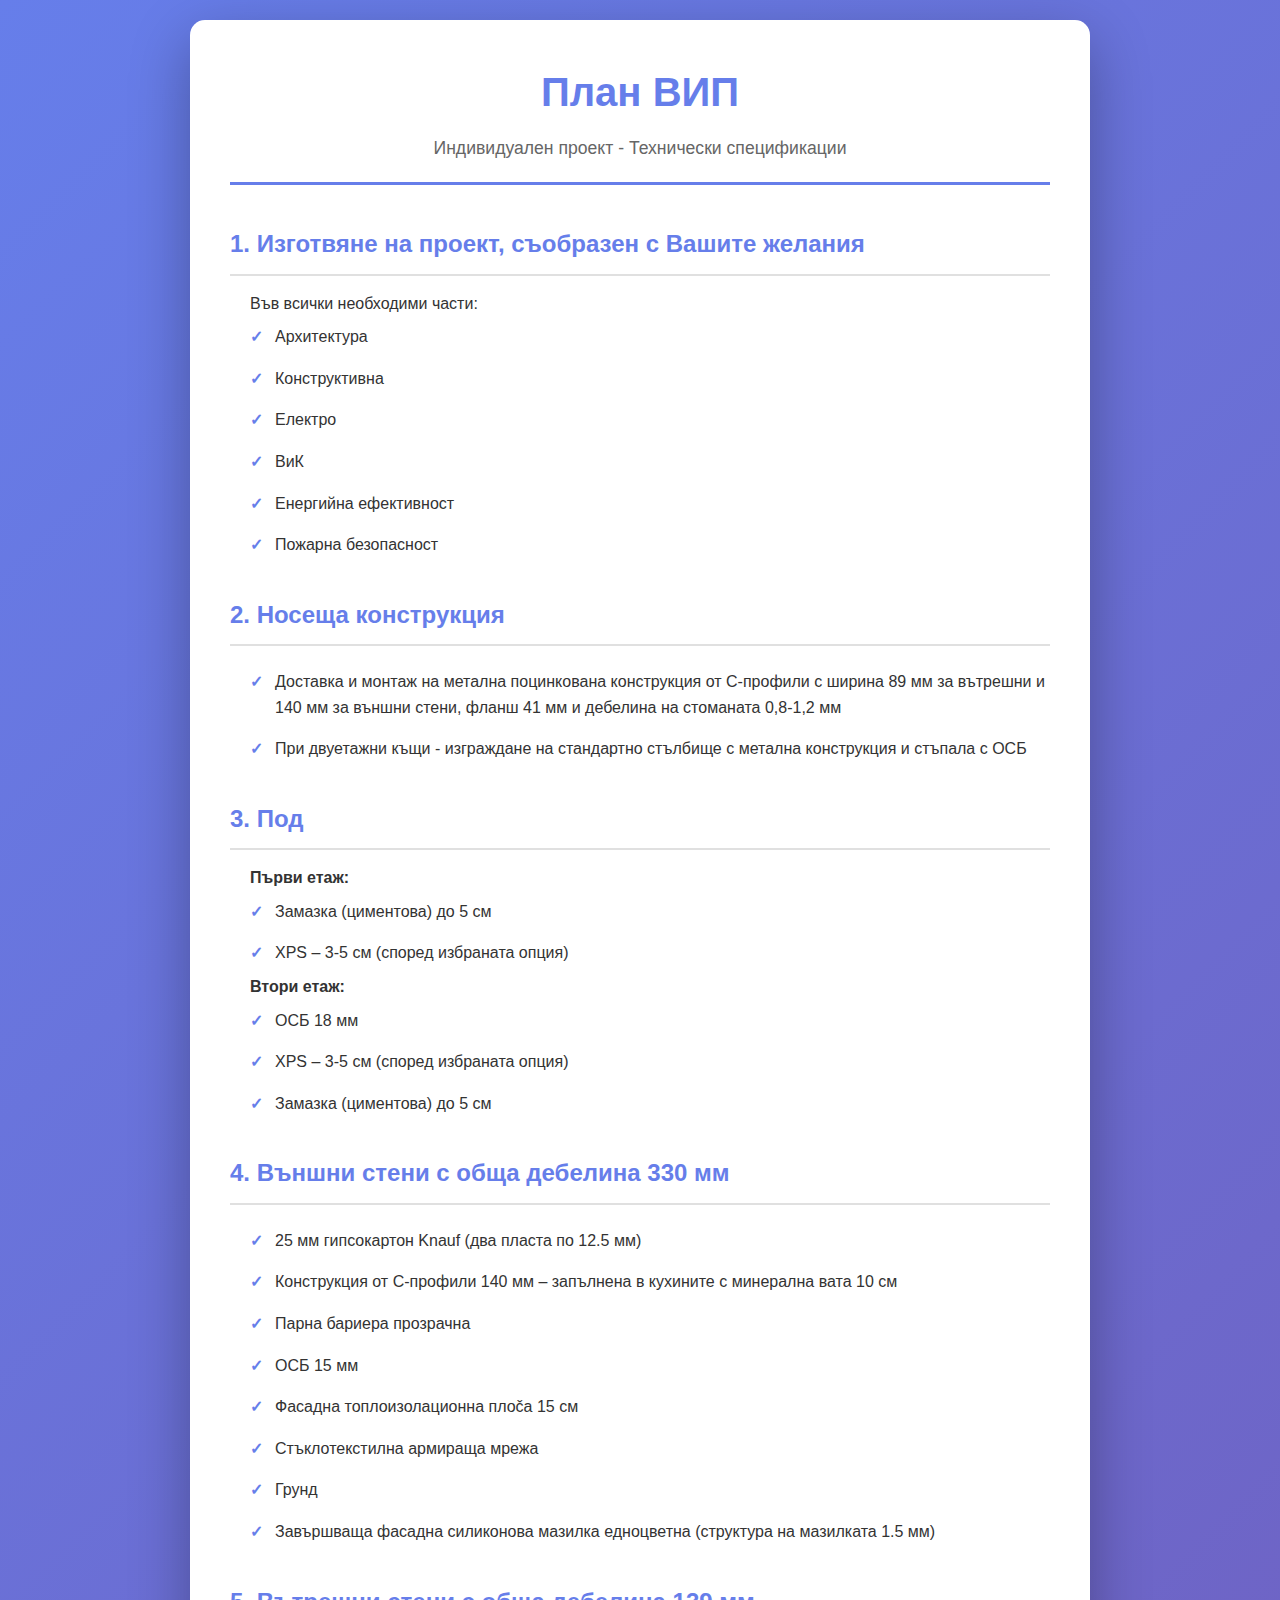
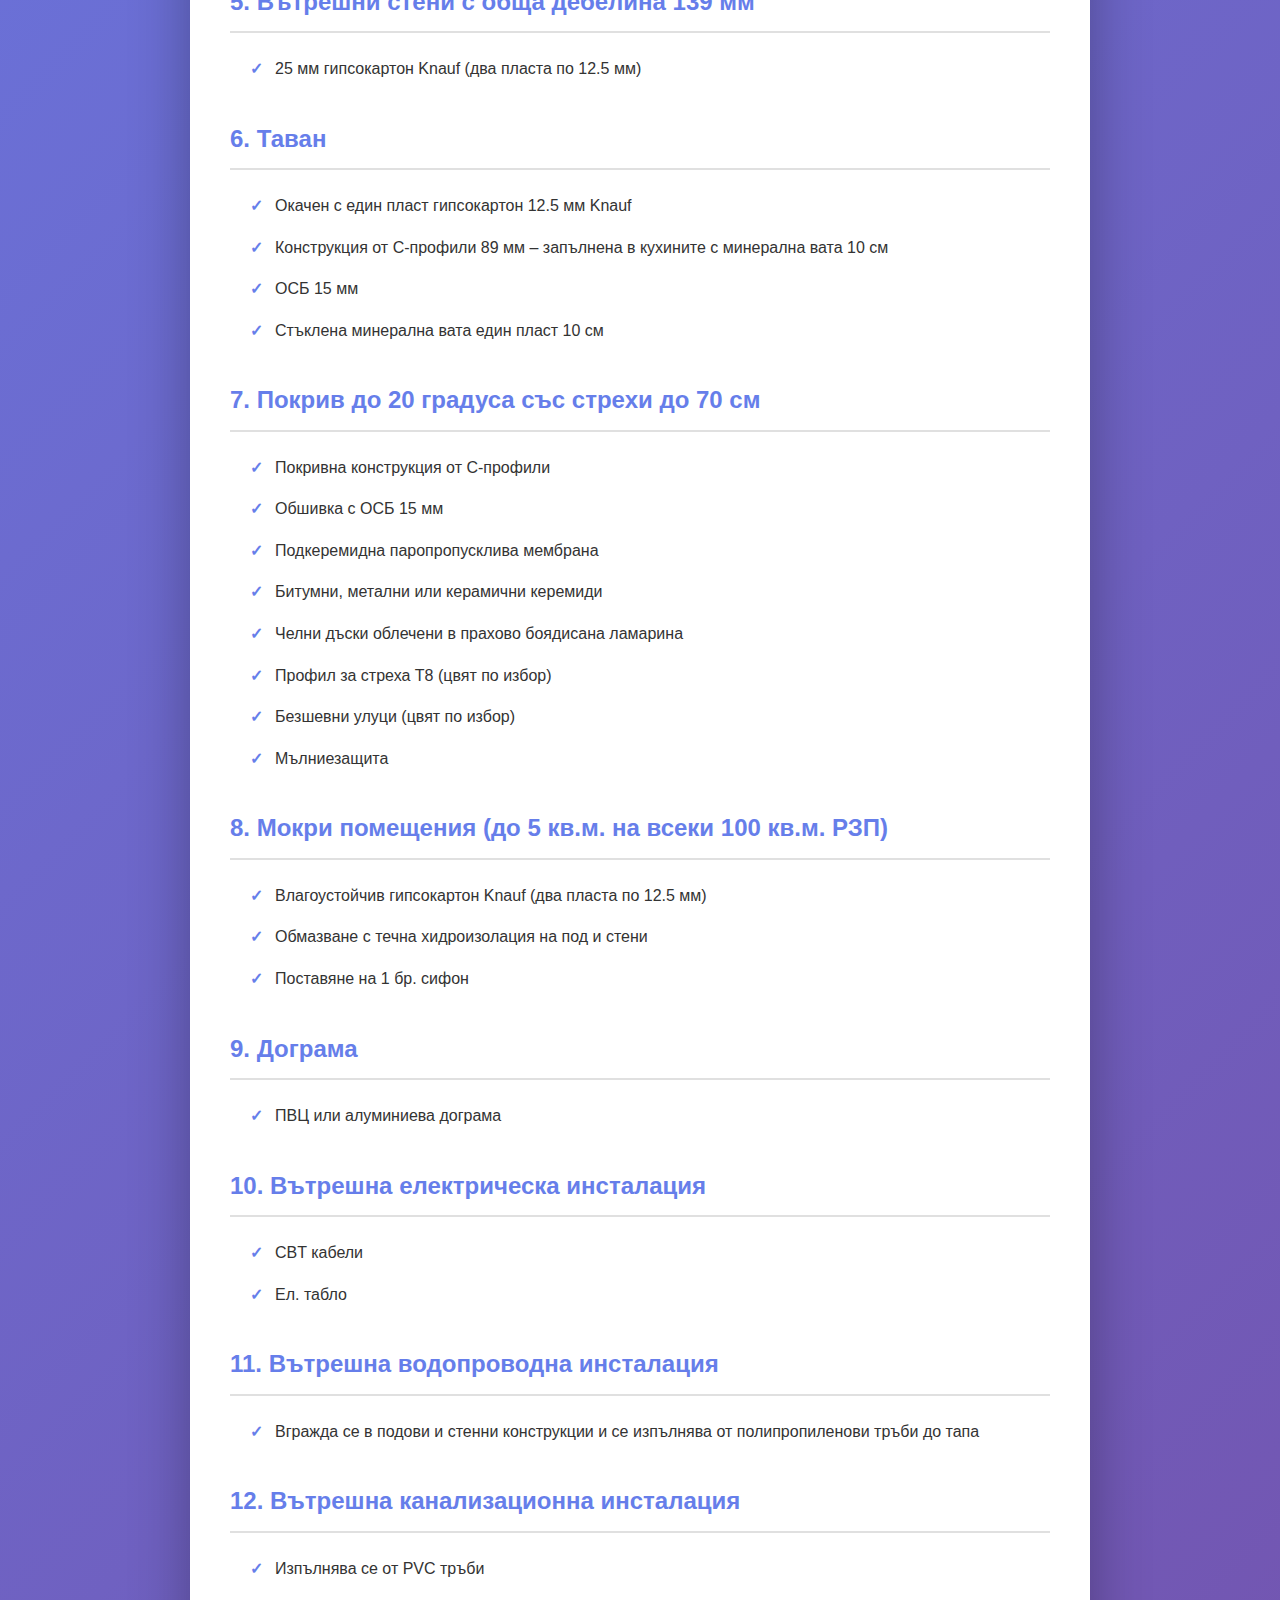
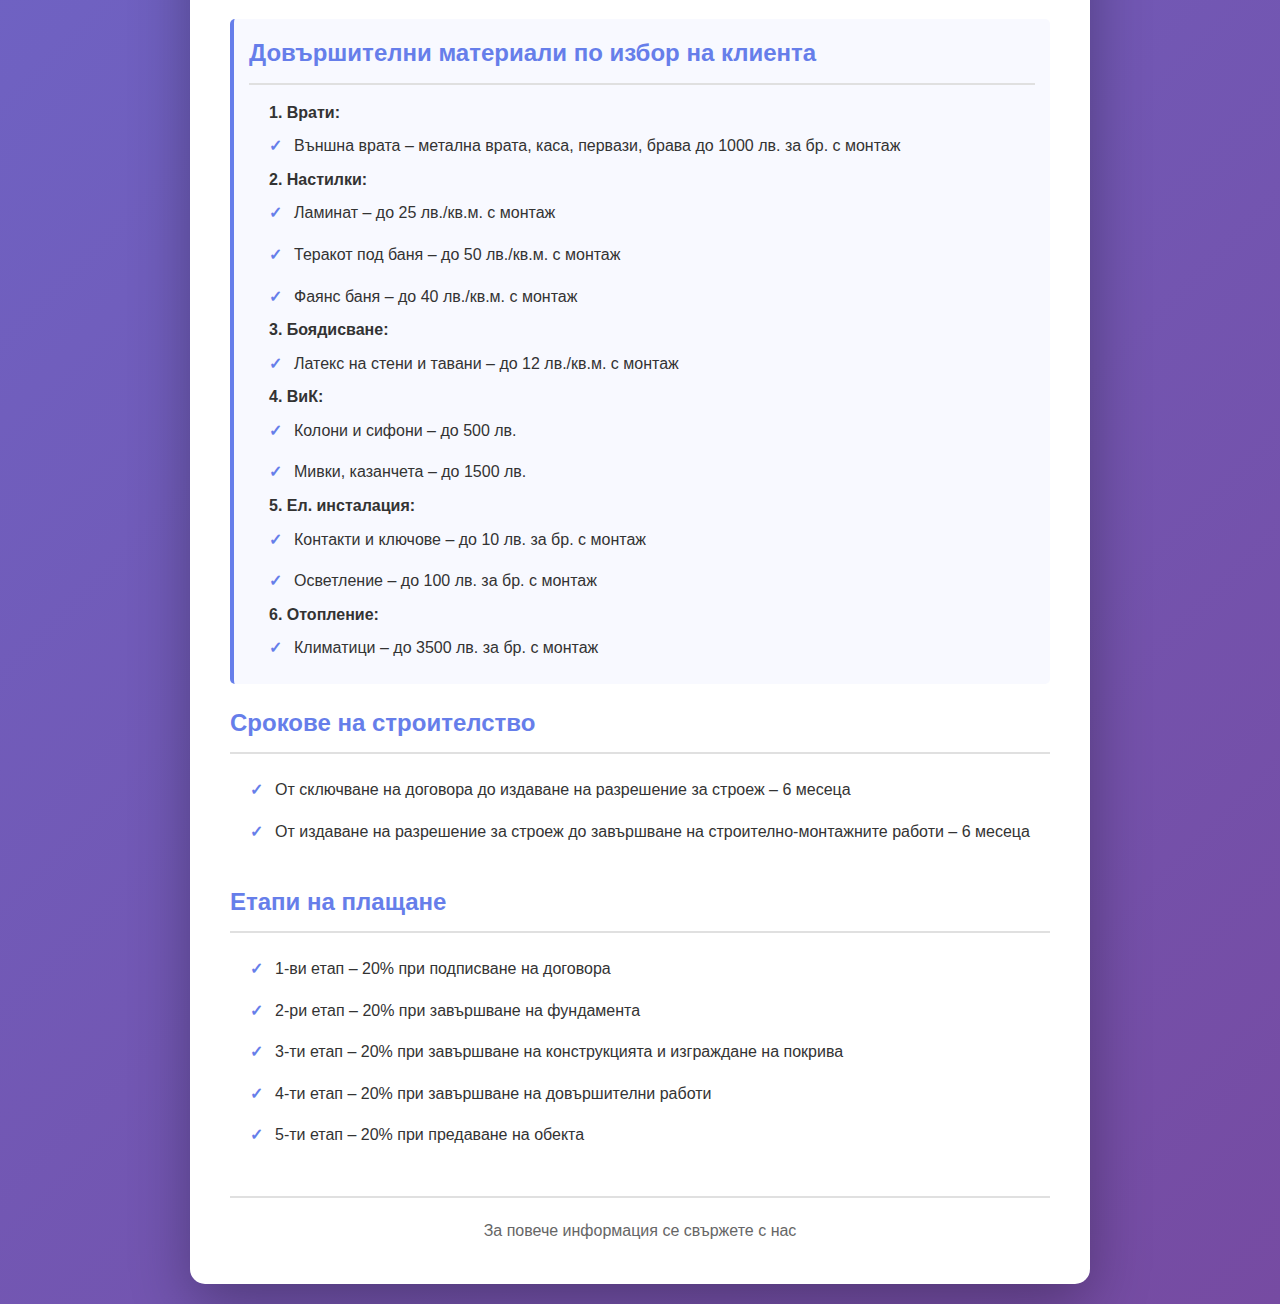
<file: public/specifications-vip.html>
<!DOCTYPE html>
<html lang="bg">
<head>
    <meta charset="UTF-8">
    <meta name="viewport" content="width=device-width, initial-scale=1.0">
    <title>Технически спецификации - План ВИП</title>
    <style>
        * {
            margin: 0;
            padding: 0;
            box-sizing: border-box;
        }

        body {
            font-family: 'Segoe UI', Tahoma, Geneva, Verdana, sans-serif;
            line-height: 1.6;
            color: #333;
            background: linear-gradient(135deg, #667eea 0%, #764ba2 100%);
            padding: 20px;
        }

        .container {
            max-width: 900px;
            margin: 0 auto;
            background: white;
            padding: 40px;
            border-radius: 15px;
            box-shadow: 0 20px 60px rgba(0,0,0,0.3);
        }

        .header {
            text-align: center;
            margin-bottom: 40px;
            padding-bottom: 20px;
            border-bottom: 3px solid #667eea;
        }

        .header h1 {
            color: #667eea;
            font-size: 2.5em;
            margin-bottom: 10px;
        }

        .header p {
            color: #666;
            font-size: 1.1em;
        }

        .section {
            margin-bottom: 30px;
        }

        .section-title {
            color: #667eea;
            font-size: 1.5em;
            margin-bottom: 15px;
            padding-bottom: 10px;
            border-bottom: 2px solid #e0e0e0;
        }

        .section-content {
            padding-left: 20px;
        }

        .section-content ul {
            list-style-type: none;
            padding-left: 0;
        }

        .section-content li {
            padding: 8px 0;
            padding-left: 25px;
            position: relative;
        }

        .section-content li:before {
            content: "✓";
            position: absolute;
            left: 0;
            color: #667eea;
            font-weight: bold;
        }

        .highlight-box {
            background: #f8f9ff;
            border-left: 4px solid #667eea;
            padding: 15px;
            margin: 20px 0;
            border-radius: 5px;
        }

        .footer {
            margin-top: 40px;
            padding-top: 20px;
            border-top: 2px solid #e0e0e0;
            text-align: center;
            color: #666;
        }

        @media print {
            body {
                background: white;
                padding: 0;
            }
            .container {
                box-shadow: none;
                padding: 20px;
            }
        }
    </style>
</head>
<body>
    <div class="container">
        <div class="header">
            <h1>План ВИП</h1>
            <p>Индивидуален проект - Технически спецификации</p>
        </div>

        <div class="section">
            <h2 class="section-title">1. Изготвяне на проект, съобразен с Вашите желания</h2>
            <div class="section-content">
                <p>Във всички необходими части:</p>
                <ul>
                    <li>Архитектура</li>
                    <li>Конструктивна</li>
                    <li>Електро</li>
                    <li>ВиК</li>
                    <li>Енергийна ефективност</li>
                    <li>Пожарна безопасност</li>
                </ul>
            </div>
        </div>

        <div class="section">
            <h2 class="section-title">2. Носеща конструкция</h2>
            <div class="section-content">
                <ul>
                    <li>Доставка и монтаж на метална поцинкована конструкция от С-профили с ширина 89 мм за вътрешни и 140 мм за външни стени, фланш 41 мм и дебелина на стоманата 0,8-1,2 мм</li>
                    <li>При двуетажни къщи - изграждане на стандартно стълбище с метална конструкция и стъпала с ОСБ</li>
                </ul>
            </div>
        </div>

        <div class="section">
            <h2 class="section-title">3. Под</h2>
            <div class="section-content">
                <p><strong>Първи етаж:</strong></p>
                <ul>
                    <li>Замазка (циментова) до 5 см</li>
                    <li>XPS – 3-5 см (според избраната опция)</li>
                </ul>
                <p><strong>Втори етаж:</strong></p>
                <ul>
                    <li>ОСБ 18 мм</li>
                    <li>XPS – 3-5 см (според избраната опция)</li>
                    <li>Замазка (циментова) до 5 см</li>
                </ul>
            </div>
        </div>

        <div class="section">
            <h2 class="section-title">4. Външни стени с обща дебелина 330 мм</h2>
            <div class="section-content">
                <ul>
                    <li>25 мм гипсокартон Knauf (два пласта по 12.5 мм)</li>
                    <li>Конструкция от С-профили 140 мм – запълнена в кухините с минерална вата 10 см</li>
                    <li>Парна бариера прозрачна</li>
                    <li>ОСБ 15 мм</li>
                    <li>Фасадна топлоизолационна плоča 15 см</li>
                    <li>Стъклотекстилна армираща мрежа</li>
                    <li>Грунд</li>
                    <li>Завършваща фасадна силиконова мазилка едноцветна (структура на мазилката 1.5 мм)</li>
                </ul>
            </div>
        </div>

        <div class="section">
            <h2 class="section-title">5. Вътрешни стени с обща дебелина 139 мм</h2>
            <div class="section-content">
                <ul>
                    <li>25 мм гипсокартон Knauf (два пласта по 12.5 мм)</li>
                </ul>
            </div>
        </div>

        <div class="section">
            <h2 class="section-title">6. Таван</h2>
            <div class="section-content">
                <ul>
                    <li>Окачен с един пласт гипсокартон 12.5 мм Knauf</li>
                    <li>Конструкция от С-профили 89 мм – запълнена в кухините с минерална вата 10 см</li>
                    <li>ОСБ 15 мм</li>
                    <li>Стъклена минерална вата един пласт 10 см</li>
                </ul>
            </div>
        </div>

        <div class="section">
            <h2 class="section-title">7. Покрив до 20 градуса със стрехи до 70 см</h2>
            <div class="section-content">
                <ul>
                    <li>Покривна конструкция от С-профили</li>
                    <li>Обшивка с ОСБ 15 мм</li>
                    <li>Подкеремидна паропропусклива мембрана</li>
                    <li>Битумни, метални или керамични керемиди</li>
                    <li>Челни дъски облечени в прахово боядисана ламарина</li>
                    <li>Профил за стреха Т8 (цвят по избор)</li>
                    <li>Безшевни улуци (цвят по избор)</li>
                    <li>Мълниезащита</li>
                </ul>
            </div>
        </div>

        <div class="section">
            <h2 class="section-title">8. Мокри помещения (до 5 кв.м. на всеки 100 кв.м. РЗП)</h2>
            <div class="section-content">
                <ul>
                    <li>Влагоустойчив гипсокартон Knauf (два пласта по 12.5 мм)</li>
                    <li>Обмазване с течна хидроизолация на под и стени</li>
                    <li>Поставяне на 1 бр. сифон</li>
                </ul>
            </div>
        </div>

        <div class="section">
            <h2 class="section-title">9. Дограма</h2>
            <div class="section-content">
                <ul>
                    <li>ПВЦ или алуминиева дограма</li>
                </ul>
            </div>
        </div>

        <div class="section">
            <h2 class="section-title">10. Вътрешна електрическа инсталация</h2>
            <div class="section-content">
                <ul>
                    <li>CBT кабели</li>
                    <li>Ел. табло</li>
                </ul>
            </div>
        </div>

        <div class="section">
            <h2 class="section-title">11. Вътрешна водопроводна инсталация</h2>
            <div class="section-content">
                <ul>
                    <li>Вгражда се в подови и стенни конструкции и се изпълнява от полипропиленови тръби до тапа</li>
                </ul>
            </div>
        </div>

        <div class="section">
            <h2 class="section-title">12. Вътрешна канализационна инсталация</h2>
            <div class="section-content">
                <ul>
                    <li>Изпълнява се от PVC тръби</li>
                </ul>
            </div>
        </div>

        <div class="highlight-box">
            <h2 class="section-title">Довършителни материали по избор на клиента</h2>
            <div class="section-content">
                <p><strong>1. Врати:</strong></p>
                <ul>
                    <li>Външна врата – метална врата, каса, первази, брава до 1000 лв. за бр. с монтаж</li>
                </ul>
                
                <p><strong>2. Настилки:</strong></p>
                <ul>
                    <li>Ламинат – до 25 лв./кв.м. с монтаж</li>
                    <li>Теракот под баня – до 50 лв./кв.м. с монтаж</li>
                    <li>Фаянс баня – до 40 лв./кв.м. с монтаж</li>
                </ul>
                
                <p><strong>3. Боядисване:</strong></p>
                <ul>
                    <li>Латекс на стени и тавани – до 12 лв./кв.м. с монтаж</li>
                </ul>
                
                <p><strong>4. ВиК:</strong></p>
                <ul>
                    <li>Колони и сифони – до 500 лв.</li>
                    <li>Мивки, казанчета – до 1500 лв.</li>
                </ul>
                
                <p><strong>5. Ел. инсталация:</strong></p>
                <ul>
                    <li>Контакти и ключове – до 10 лв. за бр. с монтаж</li>
                    <li>Осветление – до 100 лв. за бр. с монтаж</li>
                </ul>
                
                <p><strong>6. Отопление:</strong></p>
                <ul>
                    <li>Климатици – до 3500 лв. за бр. с монтаж</li>
                </ul>
            </div>
        </div>

        <div class="section">
            <h2 class="section-title">Срокове на строителство</h2>
            <div class="section-content">
                <ul>
                    <li>От сключване на договора до издаване на разрешение за строеж – 6 месеца</li>
                    <li>От издаване на разрешение за строеж до завършване на строително-монтажните работи – 6 месеца</li>
                </ul>
            </div>
        </div>

        <div class="section">
            <h2 class="section-title">Етапи на плащане</h2>
            <div class="section-content">
                <ul>
                    <li>1-ви етап – 20% при подписване на договора</li>
                    <li>2-ри етап – 20% при завършване на фундамента</li>
                    <li>3-ти етап – 20% при завършване на конструкцията и изграждане на покрива</li>
                    <li>4-ти етап – 20% при завършване на довършителни работи</li>
                    <li>5-ти етап – 20% при предаване на обекта</li>
                </ul>
            </div>
        </div>

        <div class="footer">
            <p>За повече информация се свържете с нас</p>
        </div>
    </div>
</body>
</html>
</file>
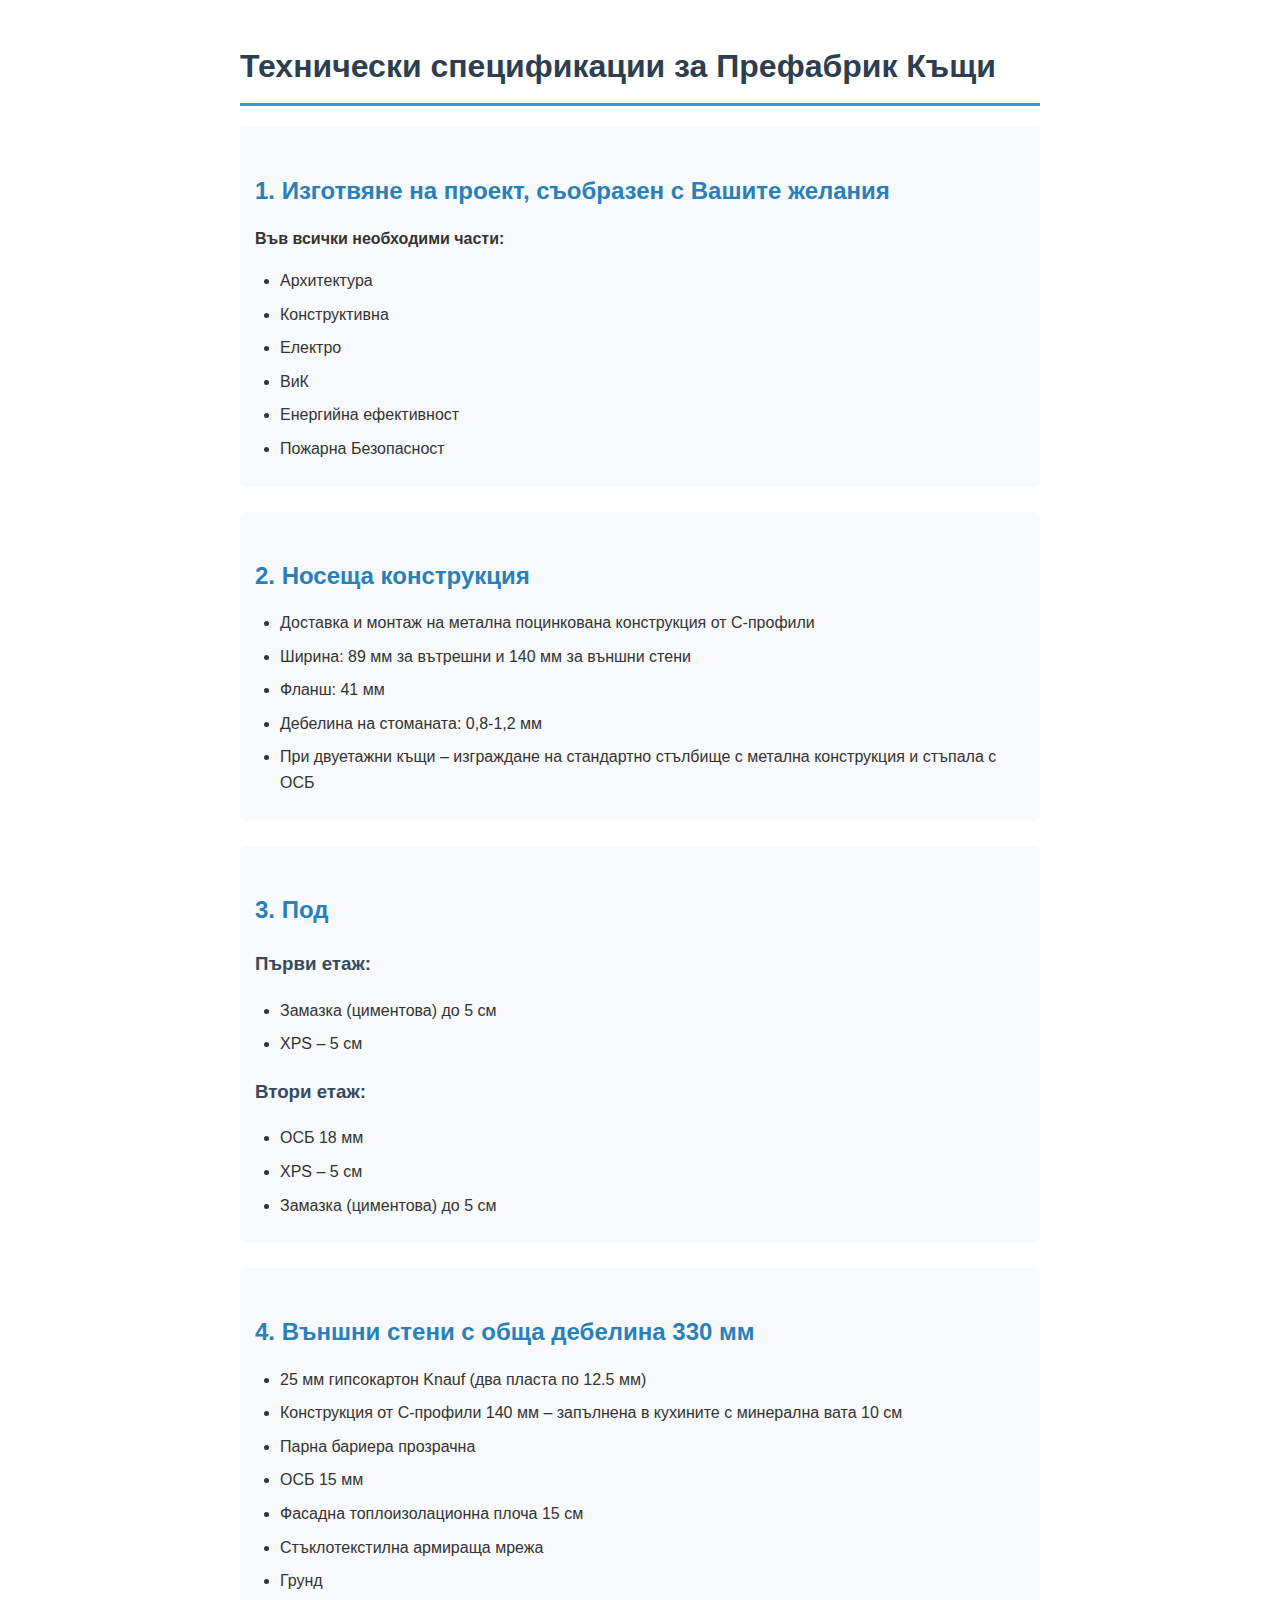
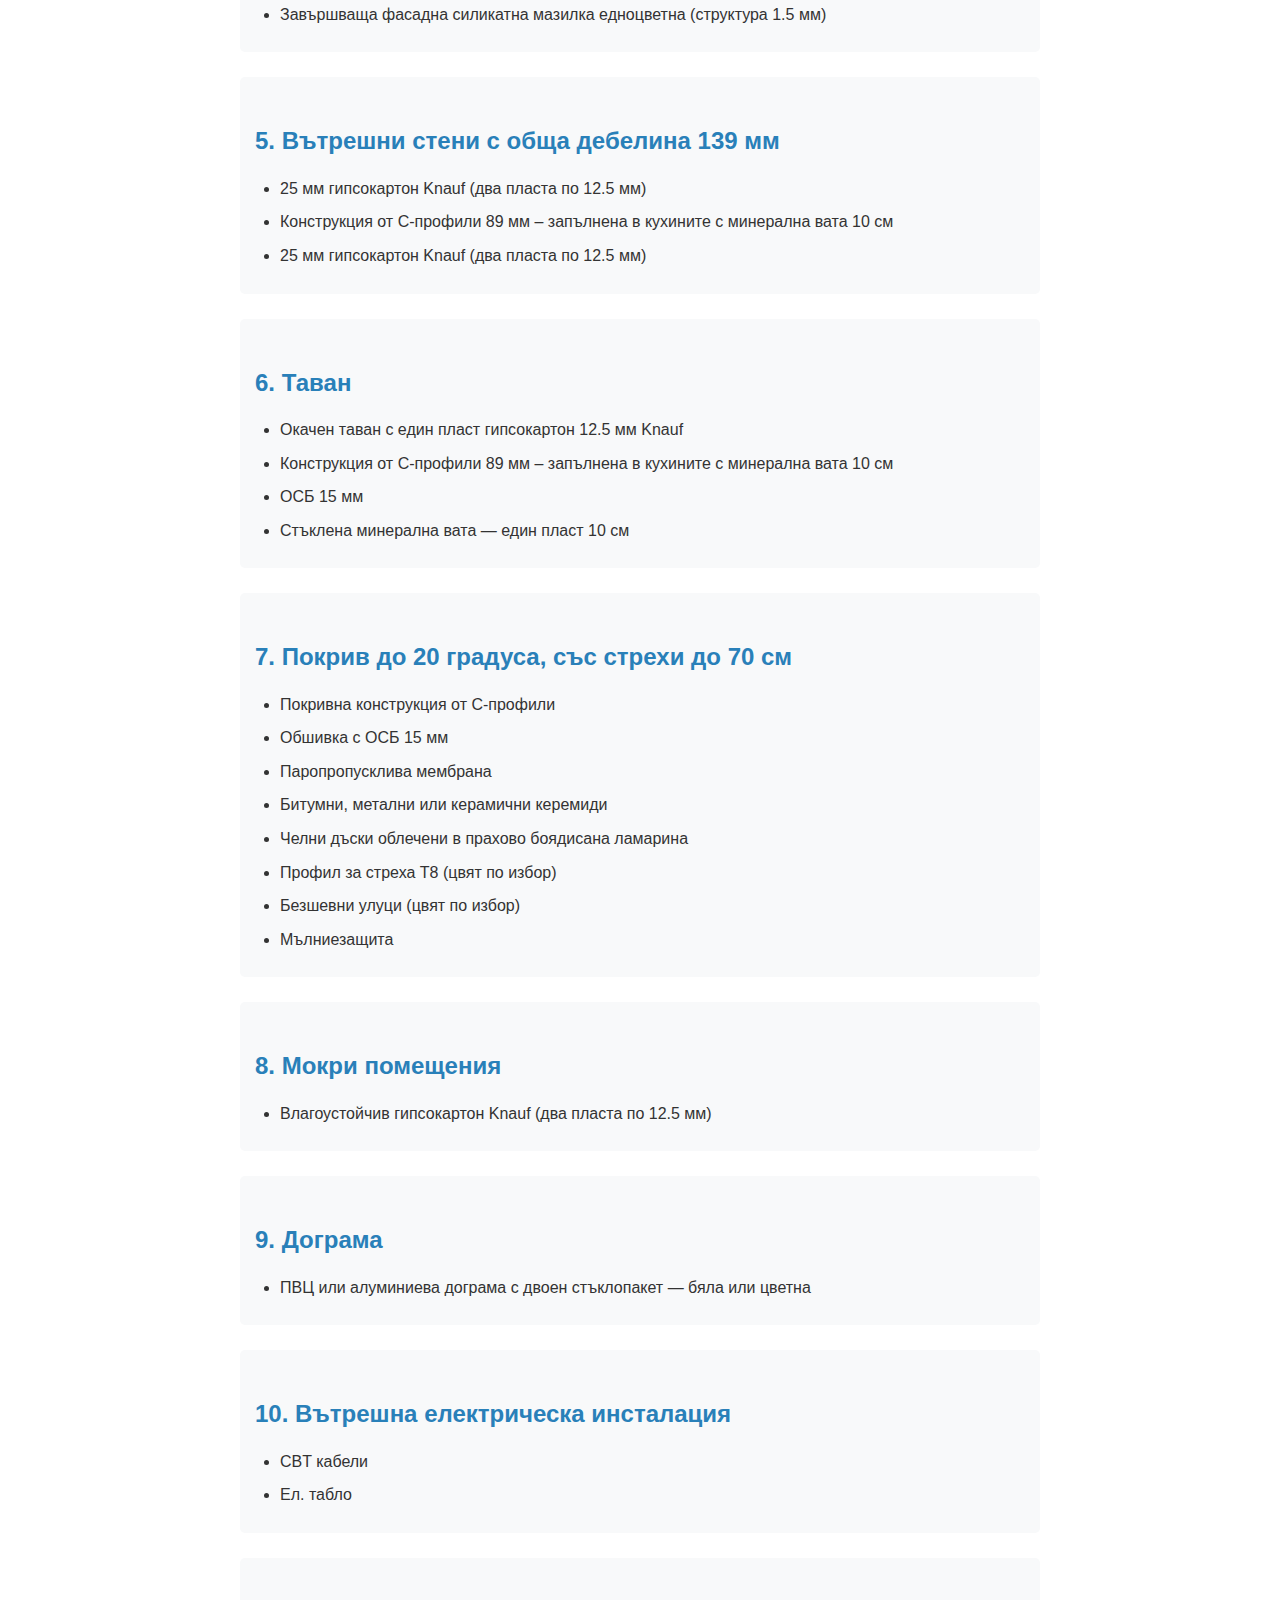
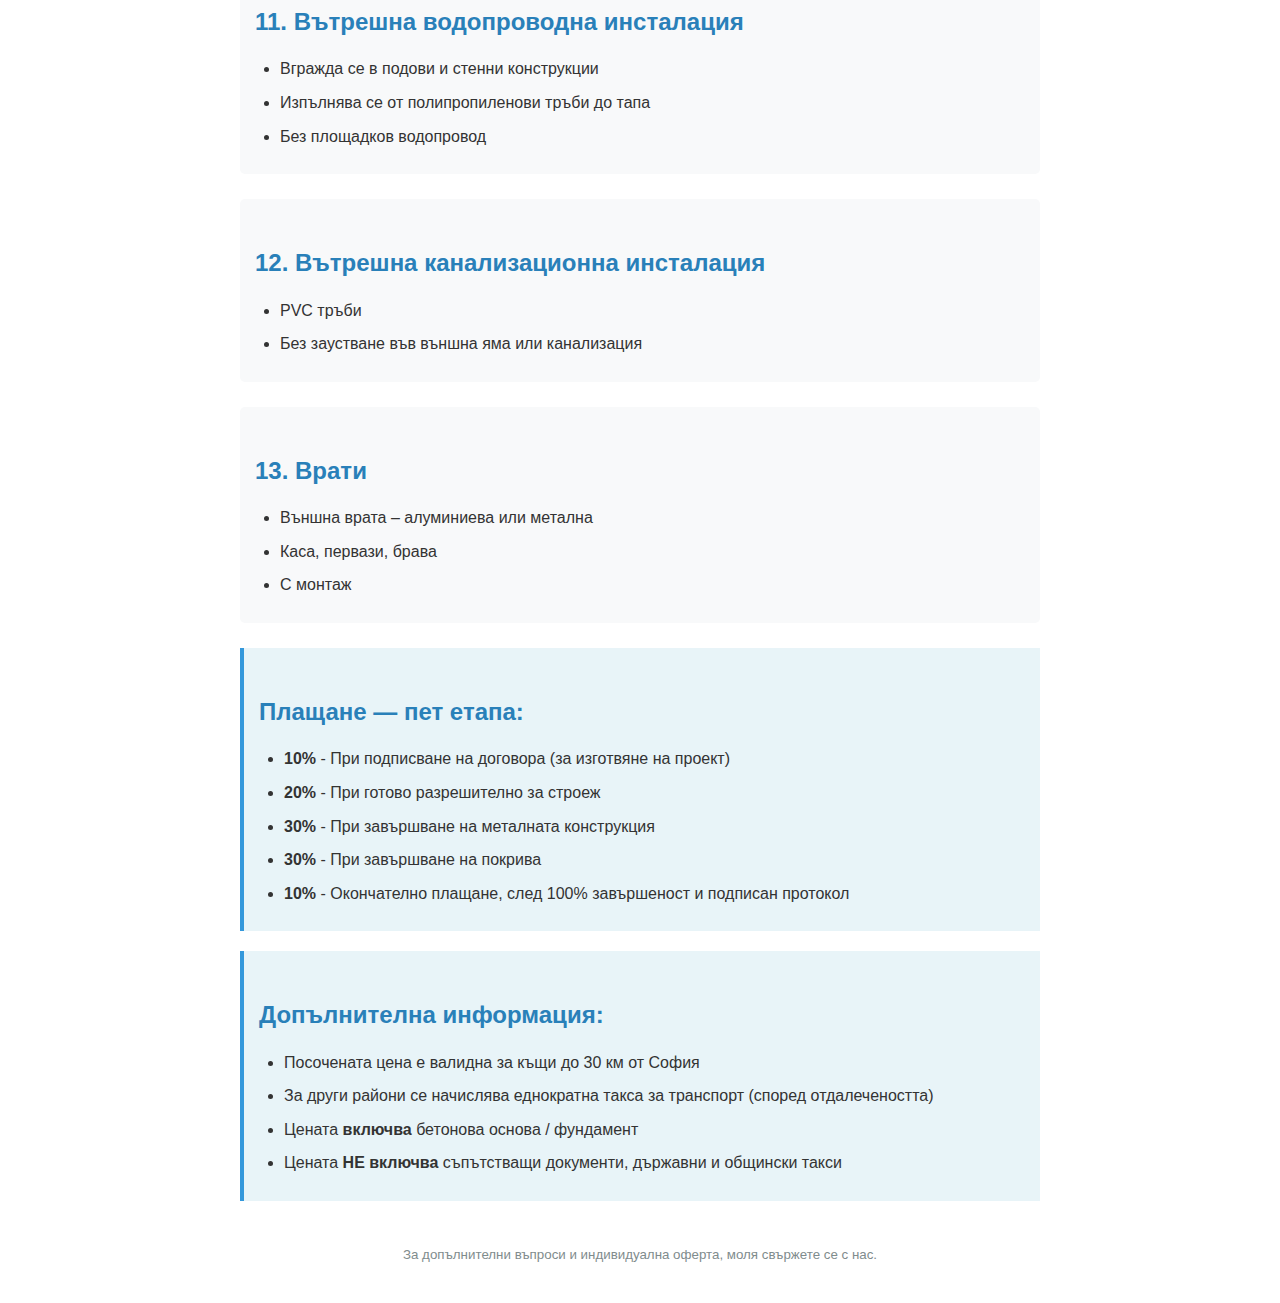
<file: public/specifications.html>
<!DOCTYPE html>
<html lang="bg">
<head>
    <meta charset="UTF-8">
    <meta name="viewport" content="width=device-width, initial-scale=1.0">
    <title>Технически спецификации - Префабрик Къщи</title>
    <style>
        body {
            font-family: Arial, sans-serif;
            line-height: 1.6;
            max-width: 800px;
            margin: 0 auto;
            padding: 20px;
            color: #333;
        }
        h1 {
            color: #2c3e50;
            border-bottom: 3px solid #3498db;
            padding-bottom: 10px;
        }
        h2 {
            color: #2980b9;
            margin-top: 30px;
            margin-bottom: 15px;
        }
        h3 {
            color: #34495e;
            margin-top: 20px;
        }
        ul {
            margin: 10px 0;
            padding-left: 25px;
        }
        li {
            margin: 8px 0;
        }
        .section {
            margin-bottom: 25px;
            padding: 15px;
            background: #f8f9fa;
            border-radius: 5px;
        }
        .highlight {
            background: #e8f4f8;
            padding: 15px;
            border-left: 4px solid #3498db;
            margin: 20px 0;
        }
        @media print {
            body {
                max-width: 100%;
            }
        }
    </style>
</head>
<body>
    <h1>Технически спецификации за Префабрик Къщи</h1>
    
    <div class="section">
        <h2>1. Изготвяне на проект, съобразен с Вашите желания</h2>
        <p><strong>Във всички необходими части:</strong></p>
        <ul>
            <li>Архитектура</li>
            <li>Конструктивна</li>
            <li>Електро</li>
            <li>ВиК</li>
            <li>Енергийна ефективност</li>
            <li>Пожарна Безопасност</li>
        </ul>
    </div>

    <div class="section">
        <h2>2. Носеща конструкция</h2>
        <ul>
            <li>Доставка и монтаж на метална поцинкована конструкция от С-профили</li>
            <li>Ширина: 89 мм за вътрешни и 140 мм за външни стени</li>
            <li>Фланш: 41 мм</li>
            <li>Дебелина на стоманата: 0,8-1,2 мм</li>
            <li>При двуетажни къщи – изграждане на стандартно стълбище с метална конструкция и стъпала с ОСБ</li>
        </ul>
    </div>

    <div class="section">
        <h2>3. Под</h2>
        <h3>Първи етаж:</h3>
        <ul>
            <li>Замазка (циментова) до 5 см</li>
            <li>XPS – 5 см</li>
        </ul>
        <h3>Втори етаж:</h3>
        <ul>
            <li>ОСБ 18 мм</li>
            <li>XPS – 5 см</li>
            <li>Замазка (циментова) до 5 см</li>
        </ul>
    </div>

    <div class="section">
        <h2>4. Външни стени с обща дебелина 330 мм</h2>
        <ul>
            <li>25 мм гипсокартон Knauf (два пласта по 12.5 мм)</li>
            <li>Конструкция от С-профили 140 мм – запълнена в кухините с минерална вата 10 см</li>
            <li>Парна бариера прозрачна</li>
            <li>ОСБ 15 мм</li>
            <li>Фасадна топлоизолационна плоча 15 см</li>
            <li>Стъклотекстилна армираща мрежа</li>
            <li>Грунд</li>
            <li>Завършваща фасадна силикатна мазилка едноцветна (структура 1.5 мм)</li>
        </ul>
    </div>

    <div class="section">
        <h2>5. Вътрешни стени с обща дебелина 139 мм</h2>
        <ul>
            <li>25 мм гипсокартон Knauf (два пласта по 12.5 мм)</li>
            <li>Конструкция от С-профили 89 мм – запълнена в кухините с минерална вата 10 см</li>
            <li>25 мм гипсокартон Knauf (два пласта по 12.5 мм)</li>
        </ul>
    </div>

    <div class="section">
        <h2>6. Таван</h2>
        <ul>
            <li>Окачен таван с един пласт гипсокартон 12.5 мм Knauf</li>
            <li>Конструкция от С-профили 89 мм – запълнена в кухините с минерална вата 10 см</li>
            <li>ОСБ 15 мм</li>
            <li>Стъклена минерална вата — един пласт 10 см</li>
        </ul>
    </div>

    <div class="section">
        <h2>7. Покрив до 20 градуса, със стрехи до 70 см</h2>
        <ul>
            <li>Покривна конструкция от С-профили</li>
            <li>Обшивка с ОСБ 15 мм</li>
            <li>Паропропусклива мембрана</li>
            <li>Битумни, метални или керамични керемиди</li>
            <li>Челни дъски облечени в прахово боядисана ламарина</li>
            <li>Профил за стреха Т8 (цвят по избор)</li>
            <li>Безшевни улуци (цвят по избор)</li>
            <li>Мълниезащита</li>
        </ul>
    </div>

    <div class="section">
        <h2>8. Мокри помещения</h2>
        <ul>
            <li>Влагоустойчив гипсокартон Knauf (два пласта по 12.5 мм)</li>
        </ul>
    </div>

    <div class="section">
        <h2>9. Дограма</h2>
        <ul>
            <li>ПВЦ или алуминиева дограма с двоен стъклопакет — бяла или цветна</li>
        </ul>
    </div>

    <div class="section">
        <h2>10. Вътрешна електрическа инсталация</h2>
        <ul>
            <li>CBT кабели</li>
            <li>Ел. табло</li>
        </ul>
    </div>

    <div class="section">
        <h2>11. Вътрешна водопроводна инсталация</h2>
        <ul>
            <li>Вгражда се в подови и стенни конструкции</li>
            <li>Изпълнява се от полипропиленови тръби до тапа</li>
            <li>Без площадков водопровод</li>
        </ul>
    </div>

    <div class="section">
        <h2>12. Вътрешна канализационна инсталация</h2>
        <ul>
            <li>PVC тръби</li>
            <li>Без заустване във външна яма или канализация</li>
        </ul>
    </div>

    <div class="section">
        <h2>13. Врати</h2>
        <ul>
            <li>Външна врата – алуминиева или метална</li>
            <li>Каса, первази, брава</li>
            <li>С монтаж</li>
        </ul>
    </div>

    <div class="highlight">
        <h2>Плащане — пет етапа:</h2>
        <ul>
            <li><strong>10%</strong> - При подписване на договора (за изготвяне на проект)</li>
            <li><strong>20%</strong> - При готово разрешително за строеж</li>
            <li><strong>30%</strong> - При завършване на металната конструкция</li>
            <li><strong>30%</strong> - При завършване на покрива</li>
            <li><strong>10%</strong> - Окончателно плащане, след 100% завършеност и подписан протокол</li>
        </ul>
    </div>

    <div class="highlight">
        <h2>Допълнителна информация:</h2>
        <ul>
            <li>Посочената цена е валидна за къщи до 30 км от София</li>
            <li>За други райони се начислява еднократна такса за транспорт (според отдалечеността)</li>
            <li>Цената <strong>включва</strong> бетонова основа / фундамент</li>
            <li>Цената <strong>НЕ включва</strong> съпътстващи документи, държавни и общински такси</li>
        </ul>
    </div>

    <p style="text-align: center; margin-top: 40px; color: #7f8c8d;">
        <small>За допълнителни въпроси и индивидуална оферта, моля свържете се с нас.</small>
    </p>
</body>
</html>
</file>
